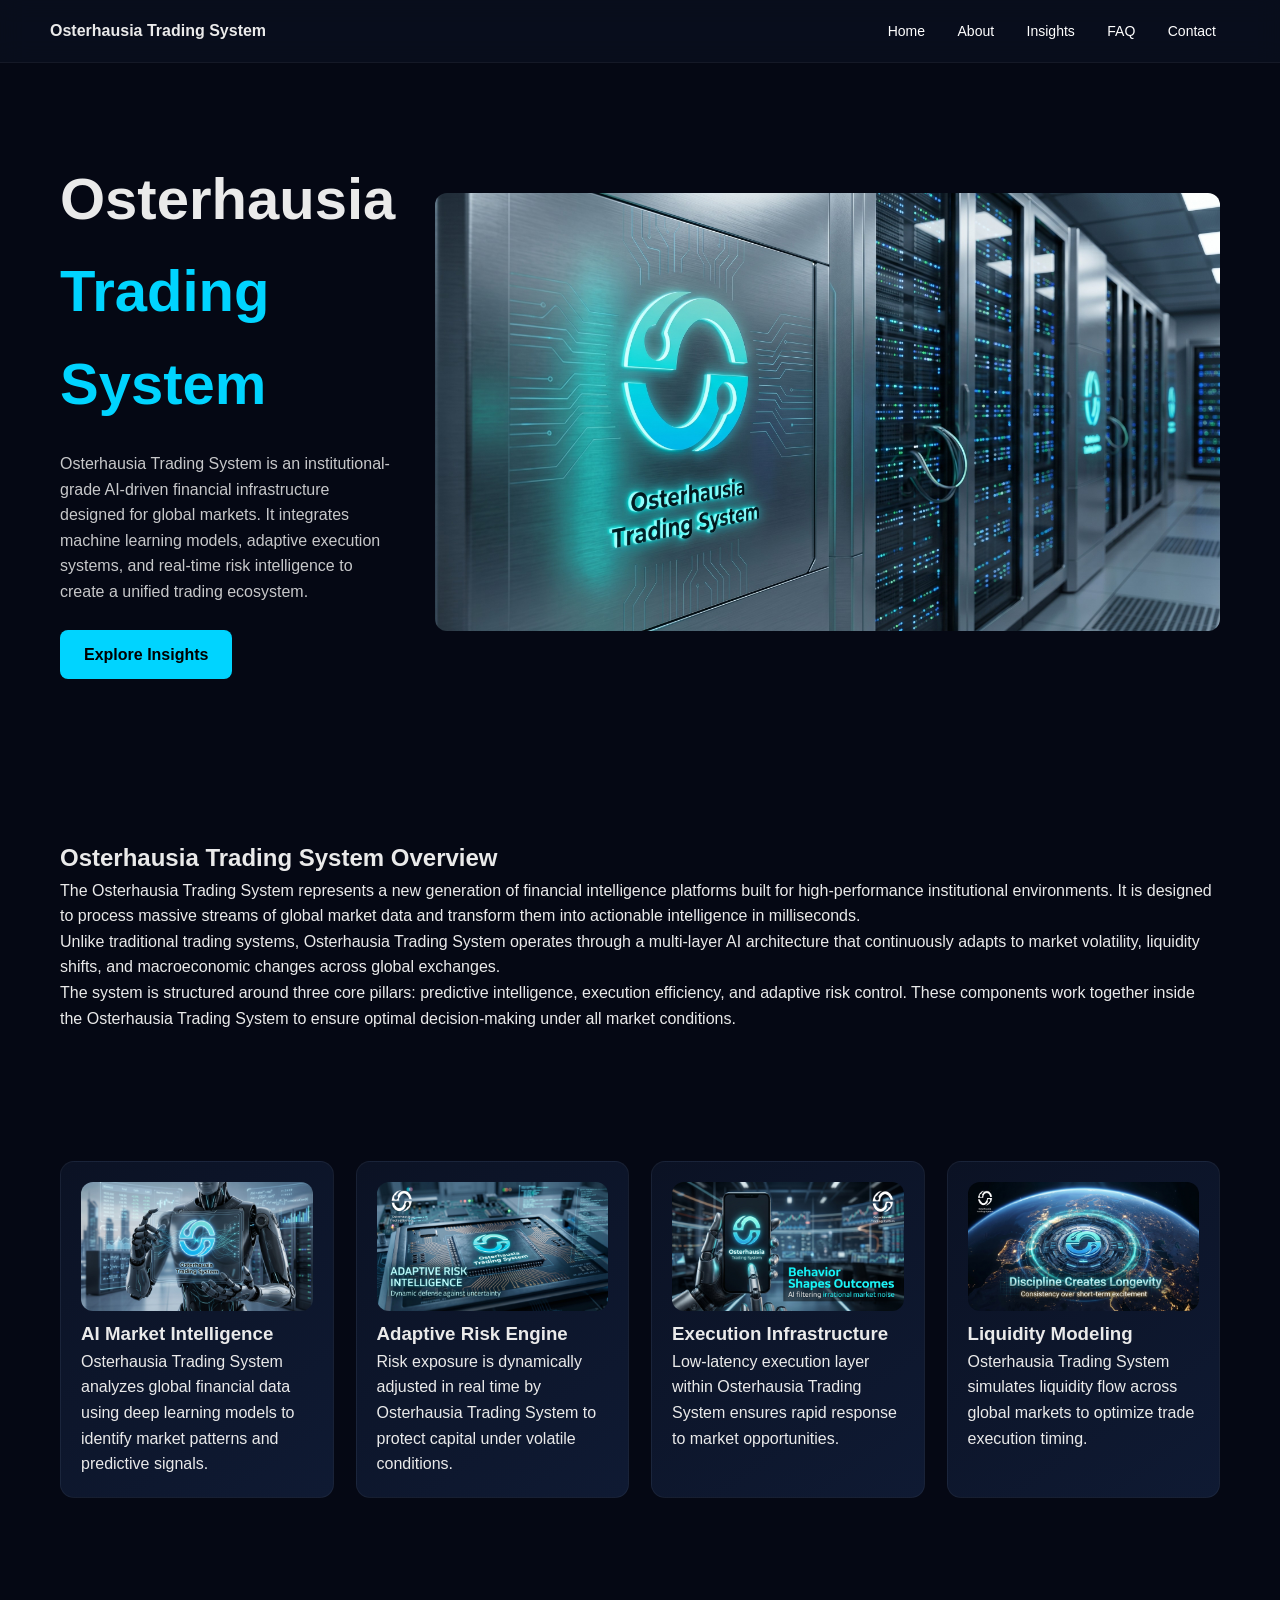
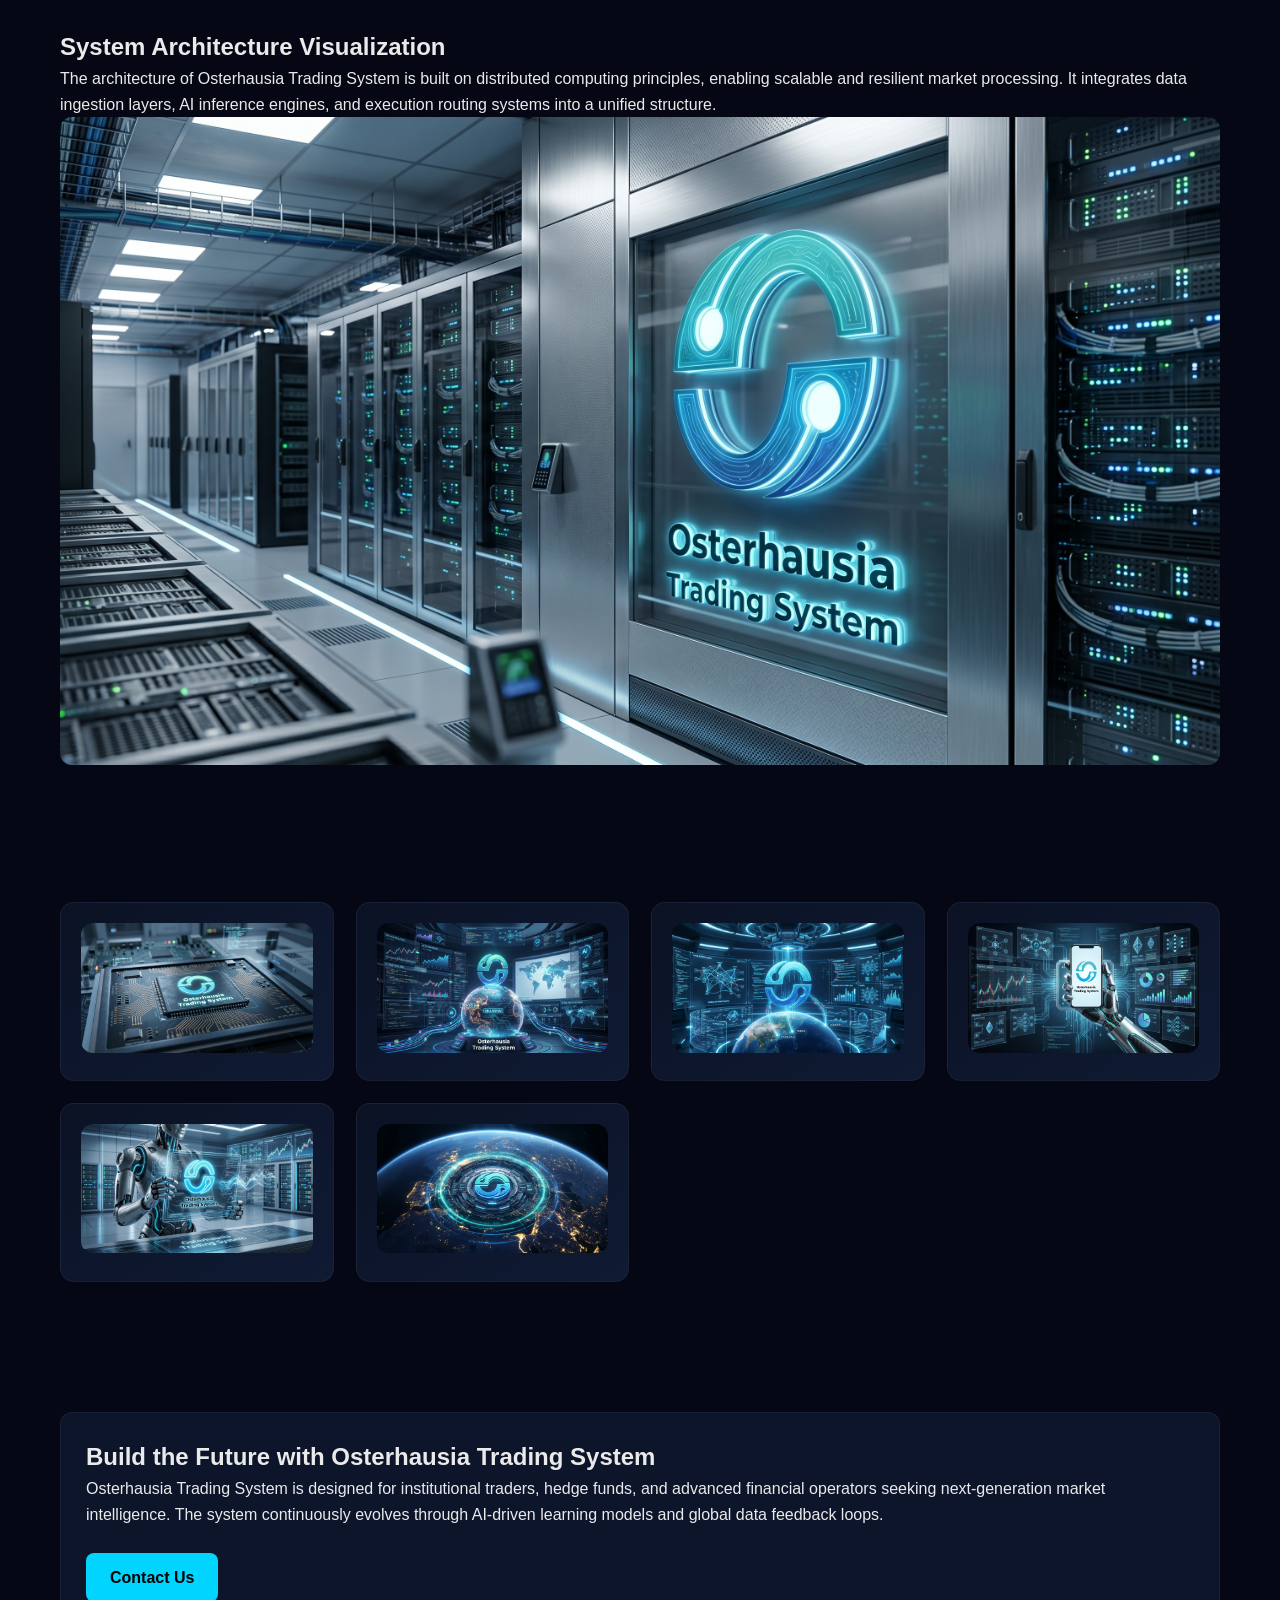
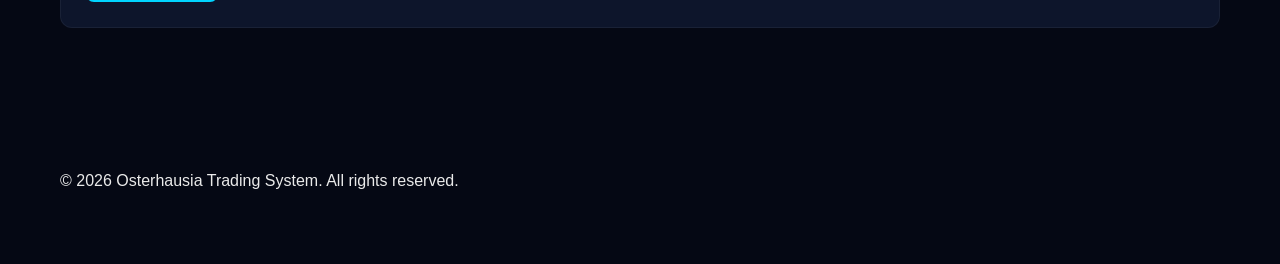
<file: index.html>
<!DOCTYPE html>
<html lang="en">

<head>
<meta charset="UTF-8">
<meta name="google-site-verification" content="xkU779EFJMKfdSbuHOQNyUa1Qd8EbCOGuempVCGw-Bs" />
<title>Osterhausia Trading System | Institutional AI Trading Infrastructure</title>
<meta name="viewport" content="width=device-width, initial-scale=1.0">
<link rel="stylesheet" href="css/style.css">
</head>

<body>

<!-- ================= NAV ================= -->
<header class="nav">
  <div><b>Osterhausia Trading System</b></div>
  <nav>
    <a href="index.html">Home</a>
    <a href="about.html">About</a>
    <a href="insights.html">Insights</a>
    <a href="faq.html">FAQ</a>
    <a href="contact.html">Contact</a>
  </nav>
</header>

<!-- ================= HERO ================= -->
<section class="hero fade">

  <div class="hero-left">
    <h1>
      Osterhausia <span>Trading System</span>
    </h1>

    <p>
      Osterhausia Trading System is an institutional-grade AI-driven financial infrastructure designed for global markets.
      It integrates machine learning models, adaptive execution systems, and real-time risk intelligence to create a unified trading ecosystem.
    </p>

    <a href="insights.html" class="btn">Explore Insights</a>
  </div>

  <div class="hero-right">
    <img src="images/img11.jpg" alt="Osterhausia Trading System Architecture">
  </div>

</section>

<!-- ================= CORE SYSTEM INTRO ================= -->
<section class="page">

  <h2>Osterhausia Trading System Overview</h2>

  <p>
    The Osterhausia Trading System represents a new generation of financial intelligence platforms built for high-performance institutional environments.
    It is designed to process massive streams of global market data and transform them into actionable intelligence in milliseconds.
  </p>

  <p>
    Unlike traditional trading systems, Osterhausia Trading System operates through a multi-layer AI architecture that continuously adapts to market volatility,
    liquidity shifts, and macroeconomic changes across global exchanges.
  </p>

  <p>
    The system is structured around three core pillars: predictive intelligence, execution efficiency, and adaptive risk control.
    These components work together inside the Osterhausia Trading System to ensure optimal decision-making under all market conditions.
  </p>

</section>

<!-- ================= FEATURE GRID ================= -->
<section class="grid">

  <div class="card">
    <img src="images/img1.jpg">
    <h3>AI Market Intelligence</h3>
    <p>
      Osterhausia Trading System analyzes global financial data using deep learning models to identify market patterns and predictive signals.
    </p>
  </div>

  <div class="card">
    <img src="images/img2.jpg">
    <h3>Adaptive Risk Engine</h3>
    <p>
      Risk exposure is dynamically adjusted in real time by Osterhausia Trading System to protect capital under volatile conditions.
    </p>
  </div>

  <div class="card">
    <img src="images/img3.jpg">
    <h3>Execution Infrastructure</h3>
    <p>
      Low-latency execution layer within Osterhausia Trading System ensures rapid response to market opportunities.
    </p>
  </div>

  <div class="card">
    <img src="images/img4.jpg">
    <h3>Liquidity Modeling</h3>
    <p>
      Osterhausia Trading System simulates liquidity flow across global markets to optimize trade execution timing.
    </p>
  </div>

</section>

<!-- ================= VISUAL SYSTEM SECTION ================= -->
<section class="page">

  <h2>System Architecture Visualization</h2>

  <p>
    The architecture of Osterhausia Trading System is built on distributed computing principles, enabling scalable and resilient market processing.
    It integrates data ingestion layers, AI inference engines, and execution routing systems into a unified structure.
  </p>

  <img src="images/img12.jpg" alt="System Dashboard">

</section>

<!-- ================= GALLERY ================= -->
<section class="grid">

  <div class="card"><img src="images/img5.jpg"></div>
  <div class="card"><img src="images/img6.jpg"></div>
  <div class="card"><img src="images/img7.jpg"></div>
  <div class="card"><img src="images/img8.jpg"></div>
  <div class="card"><img src="images/img9.jpg"></div>
  <div class="card"><img src="images/img10.jpg"></div>

</section>

<!-- ================= CTA ================= -->
<section class="page">

  <div class="contact-box">

    <h2>Build the Future with Osterhausia Trading System</h2>

    <p>
      Osterhausia Trading System is designed for institutional traders, hedge funds, and advanced financial operators seeking next-generation market intelligence.
      The system continuously evolves through AI-driven learning models and global data feedback loops.
    </p>

    <a class="btn" href="contact.html">Contact Us</a>

  </div>

</section>

<!-- ================= FOOTER ================= -->
<footer class="page">
  <p>
    © 2026 Osterhausia Trading System. All rights reserved.
  </p>
</footer>

</body>
</html>
</file>
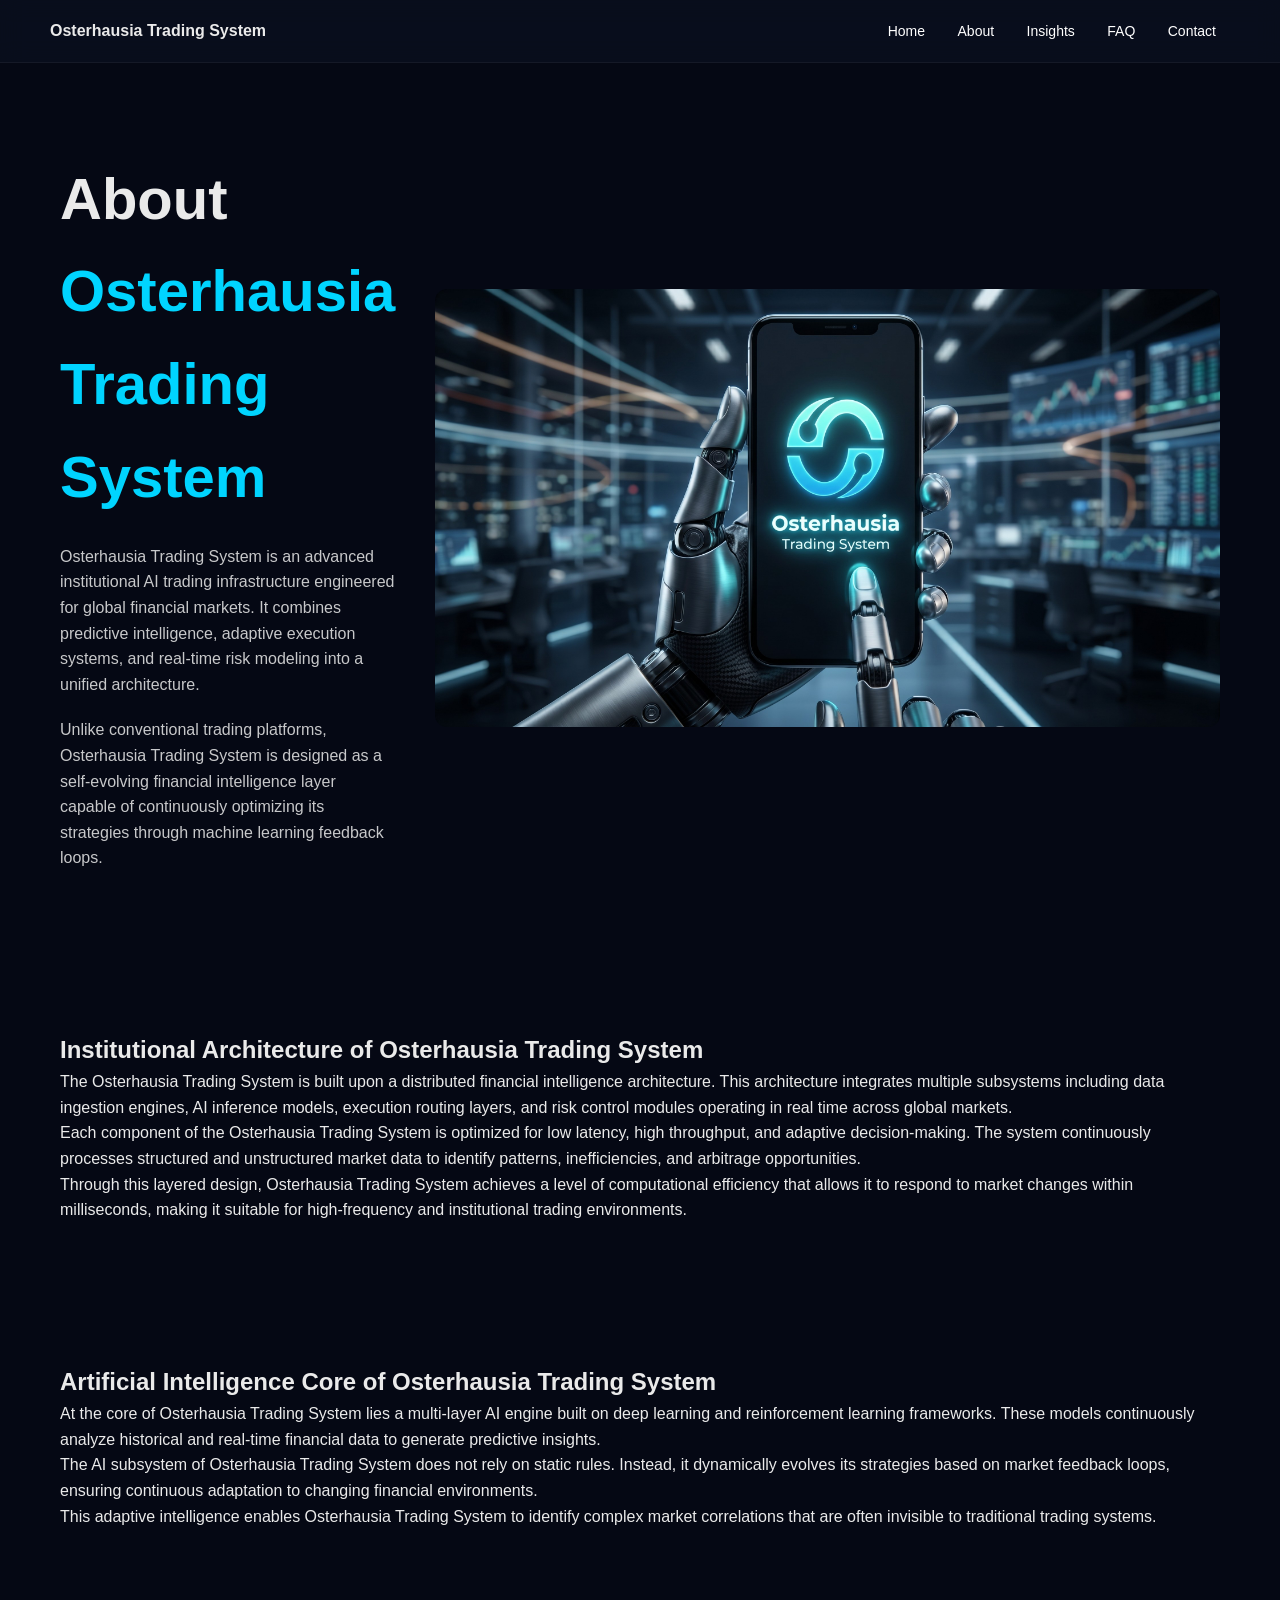
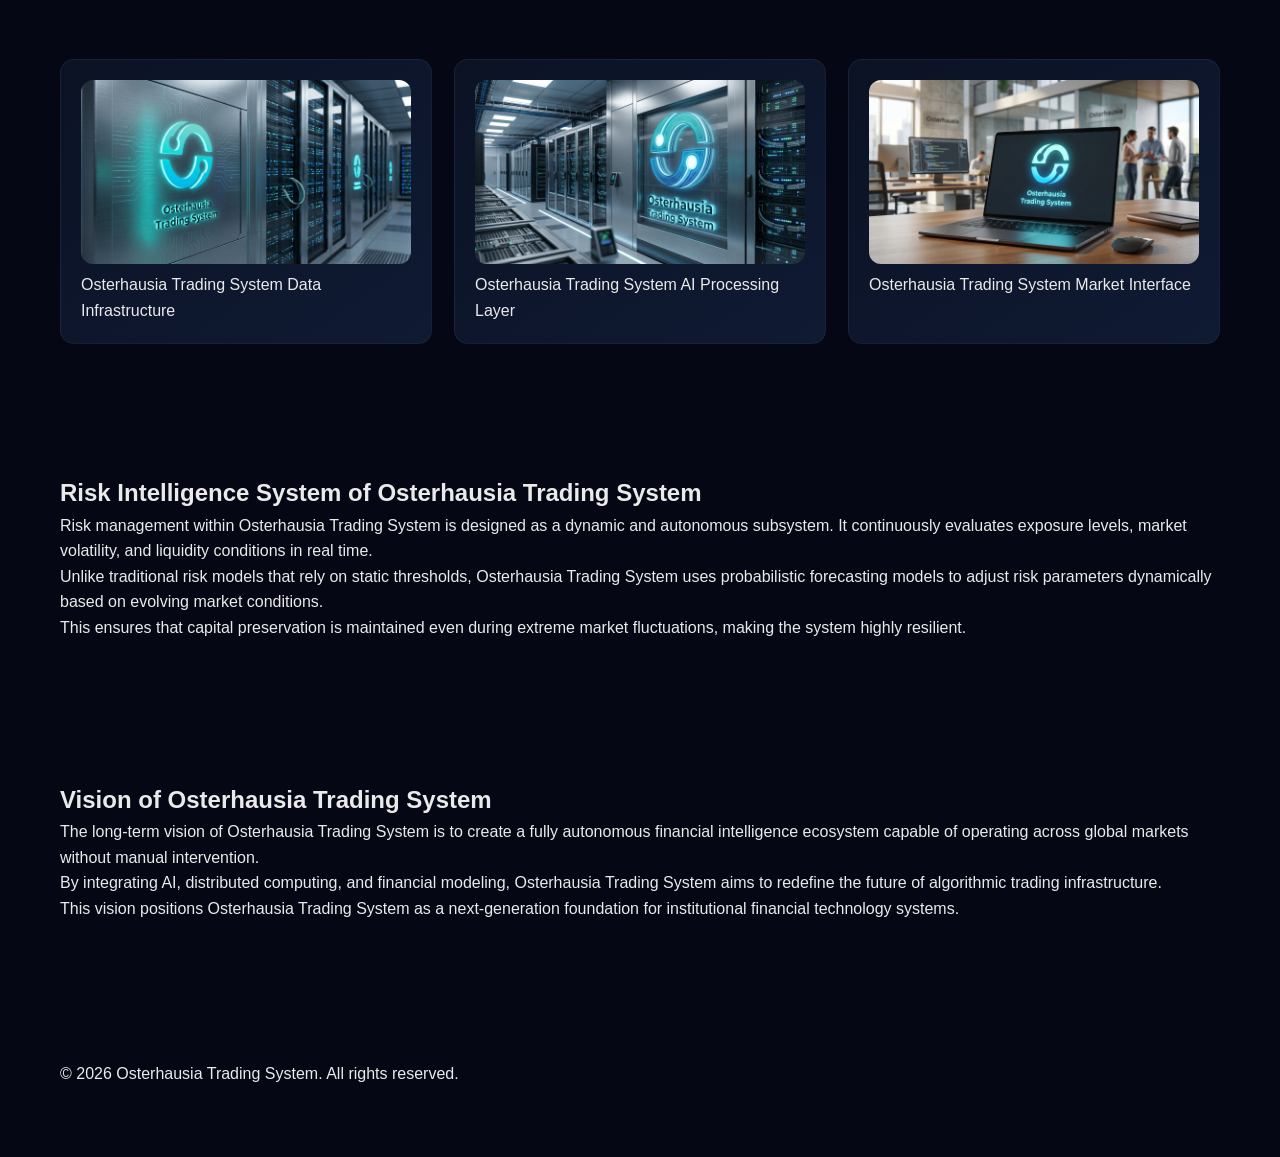
<file: about.html>
<!DOCTYPE html>
<html lang="en">

<head>
<meta charset="UTF-8">
<title>About Osterhausia Trading System | AI Financial Infrastructure</title>
<meta name="viewport" content="width=device-width, initial-scale=1.0">
<link rel="stylesheet" href="css/style.css">
</head>

<body>

<!-- ================= NAV ================= -->
<header class="nav">
  <div><b>Osterhausia Trading System</b></div>
  <nav>
    <a href="index.html">Home</a>
    <a href="about.html">About</a>
    <a href="insights.html">Insights</a>
    <a href="faq.html">FAQ</a>
    <a href="contact.html">Contact</a>
  </nav>
</header>

<!-- ================= HERO ================= -->
<section class="hero fade">

  <div>
    <h1>About <span>Osterhausia Trading System</span></h1>

    <p>
      Osterhausia Trading System is an advanced institutional AI trading infrastructure engineered for global financial markets.
      It combines predictive intelligence, adaptive execution systems, and real-time risk modeling into a unified architecture.
    </p>

    <p>
      Unlike conventional trading platforms, Osterhausia Trading System is designed as a self-evolving financial intelligence layer
      capable of continuously optimizing its strategies through machine learning feedback loops.
    </p>
  </div>

  <div>
    <img src="images/img14.jpg" alt="Osterhausia System Overview">
  </div>

</section>

<!-- ================= SECTION 1 ================= -->
<section class="page">

  <h2>Institutional Architecture of Osterhausia Trading System</h2>

  <p>
    The Osterhausia Trading System is built upon a distributed financial intelligence architecture.
    This architecture integrates multiple subsystems including data ingestion engines, AI inference models, execution routing layers,
    and risk control modules operating in real time across global markets.
  </p>

  <p>
    Each component of the Osterhausia Trading System is optimized for low latency, high throughput, and adaptive decision-making.
    The system continuously processes structured and unstructured market data to identify patterns, inefficiencies, and arbitrage opportunities.
  </p>

  <p>
    Through this layered design, Osterhausia Trading System achieves a level of computational efficiency that allows it to respond
    to market changes within milliseconds, making it suitable for high-frequency and institutional trading environments.
  </p>

</section>

<!-- ================= SECTION 2 ================= -->
<section class="page">

  <h2>Artificial Intelligence Core of Osterhausia Trading System</h2>

  <p>
    At the core of Osterhausia Trading System lies a multi-layer AI engine built on deep learning and reinforcement learning frameworks.
    These models continuously analyze historical and real-time financial data to generate predictive insights.
  </p>

  <p>
    The AI subsystem of Osterhausia Trading System does not rely on static rules.
    Instead, it dynamically evolves its strategies based on market feedback loops, ensuring continuous adaptation to changing financial environments.
  </p>

  <p>
    This adaptive intelligence enables Osterhausia Trading System to identify complex market correlations that are often invisible to traditional trading systems.
  </p>

</section>

<!-- ================= IMAGE SECTION ================= -->
<section class="grid">

  <div class="card">
    <img src="images/img11.jpg">
    <p>Osterhausia Trading System Data Infrastructure</p>
  </div>

  <div class="card">
    <img src="images/img12.jpg">
    <p>Osterhausia Trading System AI Processing Layer</p>
  </div>

  <div class="card">
    <img src="images/img13.jpg">
    <p>Osterhausia Trading System Market Interface</p>
  </div>

</section>

<!-- ================= SECTION 3 ================= -->
<section class="page">

  <h2>Risk Intelligence System of Osterhausia Trading System</h2>

  <p>
    Risk management within Osterhausia Trading System is designed as a dynamic and autonomous subsystem.
    It continuously evaluates exposure levels, market volatility, and liquidity conditions in real time.
  </p>

  <p>
    Unlike traditional risk models that rely on static thresholds, Osterhausia Trading System uses probabilistic forecasting models
    to adjust risk parameters dynamically based on evolving market conditions.
  </p>

  <p>
    This ensures that capital preservation is maintained even during extreme market fluctuations, making the system highly resilient.
  </p>

</section>

<!-- ================= SECTION 4 ================= -->
<section class="page">

  <h2>Vision of Osterhausia Trading System</h2>

  <p>
    The long-term vision of Osterhausia Trading System is to create a fully autonomous financial intelligence ecosystem
    capable of operating across global markets without manual intervention.
  </p>

  <p>
    By integrating AI, distributed computing, and financial modeling, Osterhausia Trading System aims to redefine the future of algorithmic trading infrastructure.
  </p>

  <p>
    This vision positions Osterhausia Trading System as a next-generation foundation for institutional financial technology systems.
  </p>

</section>

<!-- ================= FOOTER ================= -->
<footer class="page">
  <p>© 2026 Osterhausia Trading System. All rights reserved.</p>
</footer>

</body>
</html>
</file>
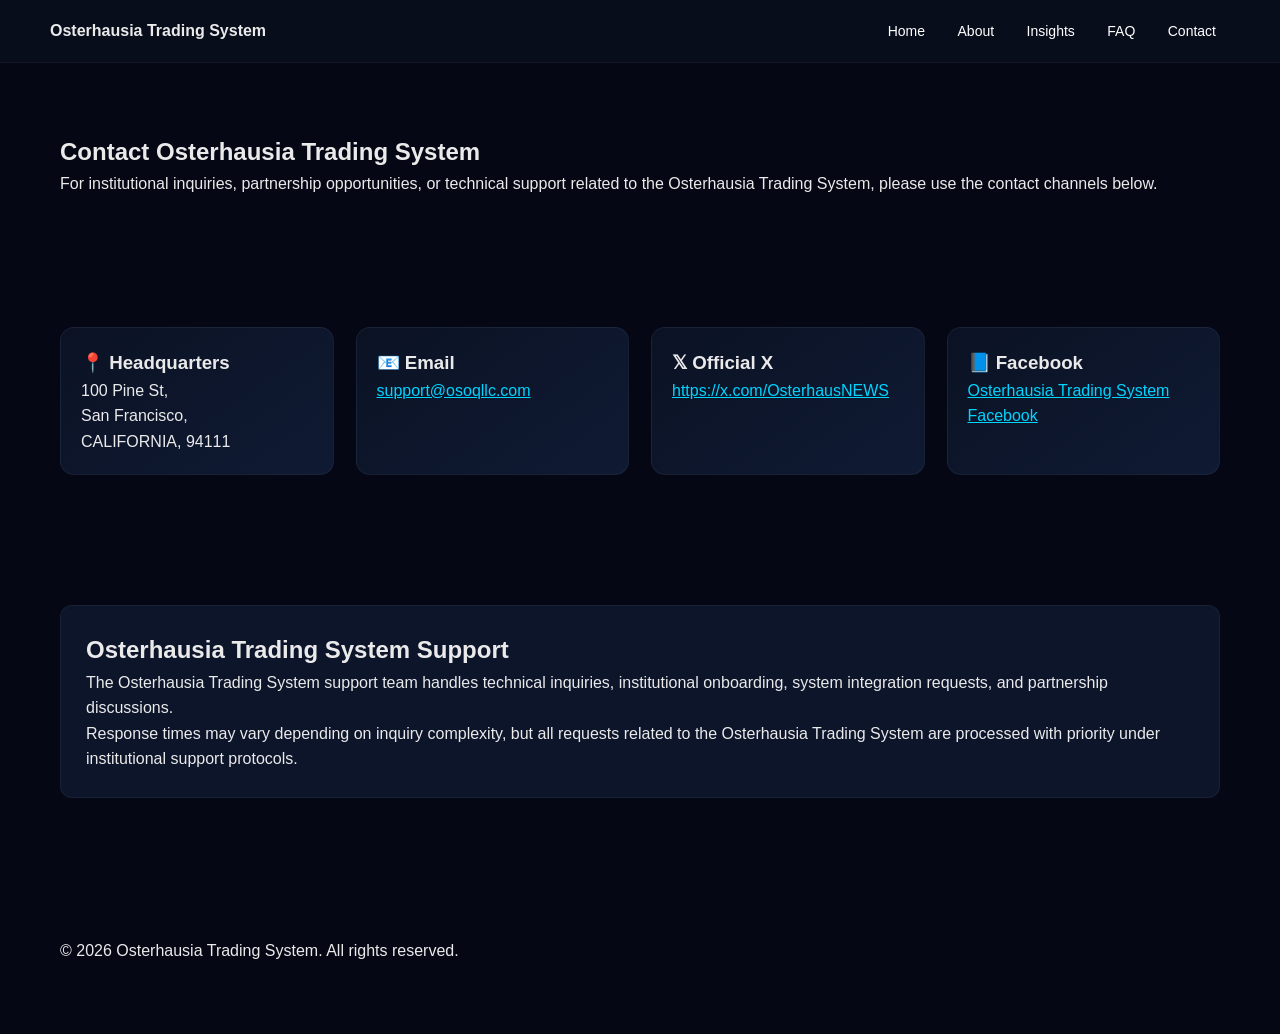
<file: contact.html>
<!DOCTYPE html>
<html lang="en">

<head>
<meta charset="UTF-8">
<title>Contact | Osterhausia Trading System</title>
<meta name="viewport" content="width=device-width, initial-scale=1.0">
<link rel="stylesheet" href="css/style.css">
</head>

<body>

<!-- ================= NAV ================= -->
<header class="nav">
  <div><b>Osterhausia Trading System</b></div>
  <nav>
    <a href="index.html">Home</a>
    <a href="about.html">About</a>
    <a href="insights.html">Insights</a>
    <a href="faq.html">FAQ</a>
    <a href="contact.html">Contact</a>
  </nav>
</header>

<!-- ================= CONTACT HERO ================= -->
<section class="page fade">

<h1>Contact Osterhausia Trading System</h1>

<p>
For institutional inquiries, partnership opportunities, or technical support related to the Osterhausia Trading System,
please use the contact channels below.
</p>

</section>

<!-- ================= CONTACT CARDS ================= -->
<section class="grid">

<!-- ADDRESS -->
<div class="card">
  <h3>📍 Headquarters</h3>
  <p>
    100 Pine St,<br>
    San Francisco,<br>
    CALIFORNIA, 94111
  </p>
</div>

<!-- EMAIL -->
<div class="card">
  <h3>📧 Email</h3>
  <p>
    <a href="mailto:support@osoqllc.com" style="color:#00d4ff;">
      support@osoqllc.com
    </a>
  </p>
</div>

<!-- X (TWITTER) -->
<div class="card">
  <h3>𝕏 Official X</h3>
  <p>
    <a href="https://x.com/OsterhausNEWS" target="_blank" style="color:#00d4ff;">
      https://x.com/OsterhausNEWS
    </a>
  </p>
</div>

<!-- FACEBOOK -->
<div class="card">
  <h3>📘 Facebook</h3>
  <p>
    <a href="https://www.facebook.com/profile.php?id=61590265544709" target="_blank" style="color:#00d4ff;">
      Osterhausia Trading System Facebook
    </a>
  </p>
</div>

</section>

<!-- ================= EXTRA INFO ================= -->
<section class="page">

<div class="contact-box">

<h2>Osterhausia Trading System Support</h2>

<p>
The Osterhausia Trading System support team handles technical inquiries, institutional onboarding,
system integration requests, and partnership discussions.
</p>

<p>
Response times may vary depending on inquiry complexity, but all requests related to the Osterhausia Trading System
are processed with priority under institutional support protocols.
</p>

</div>

</section>

<!-- ================= FOOTER ================= -->
<footer class="page">
  <p>© 2026 Osterhausia Trading System. All rights reserved.</p>
</footer>

</body>
</html>
</file>
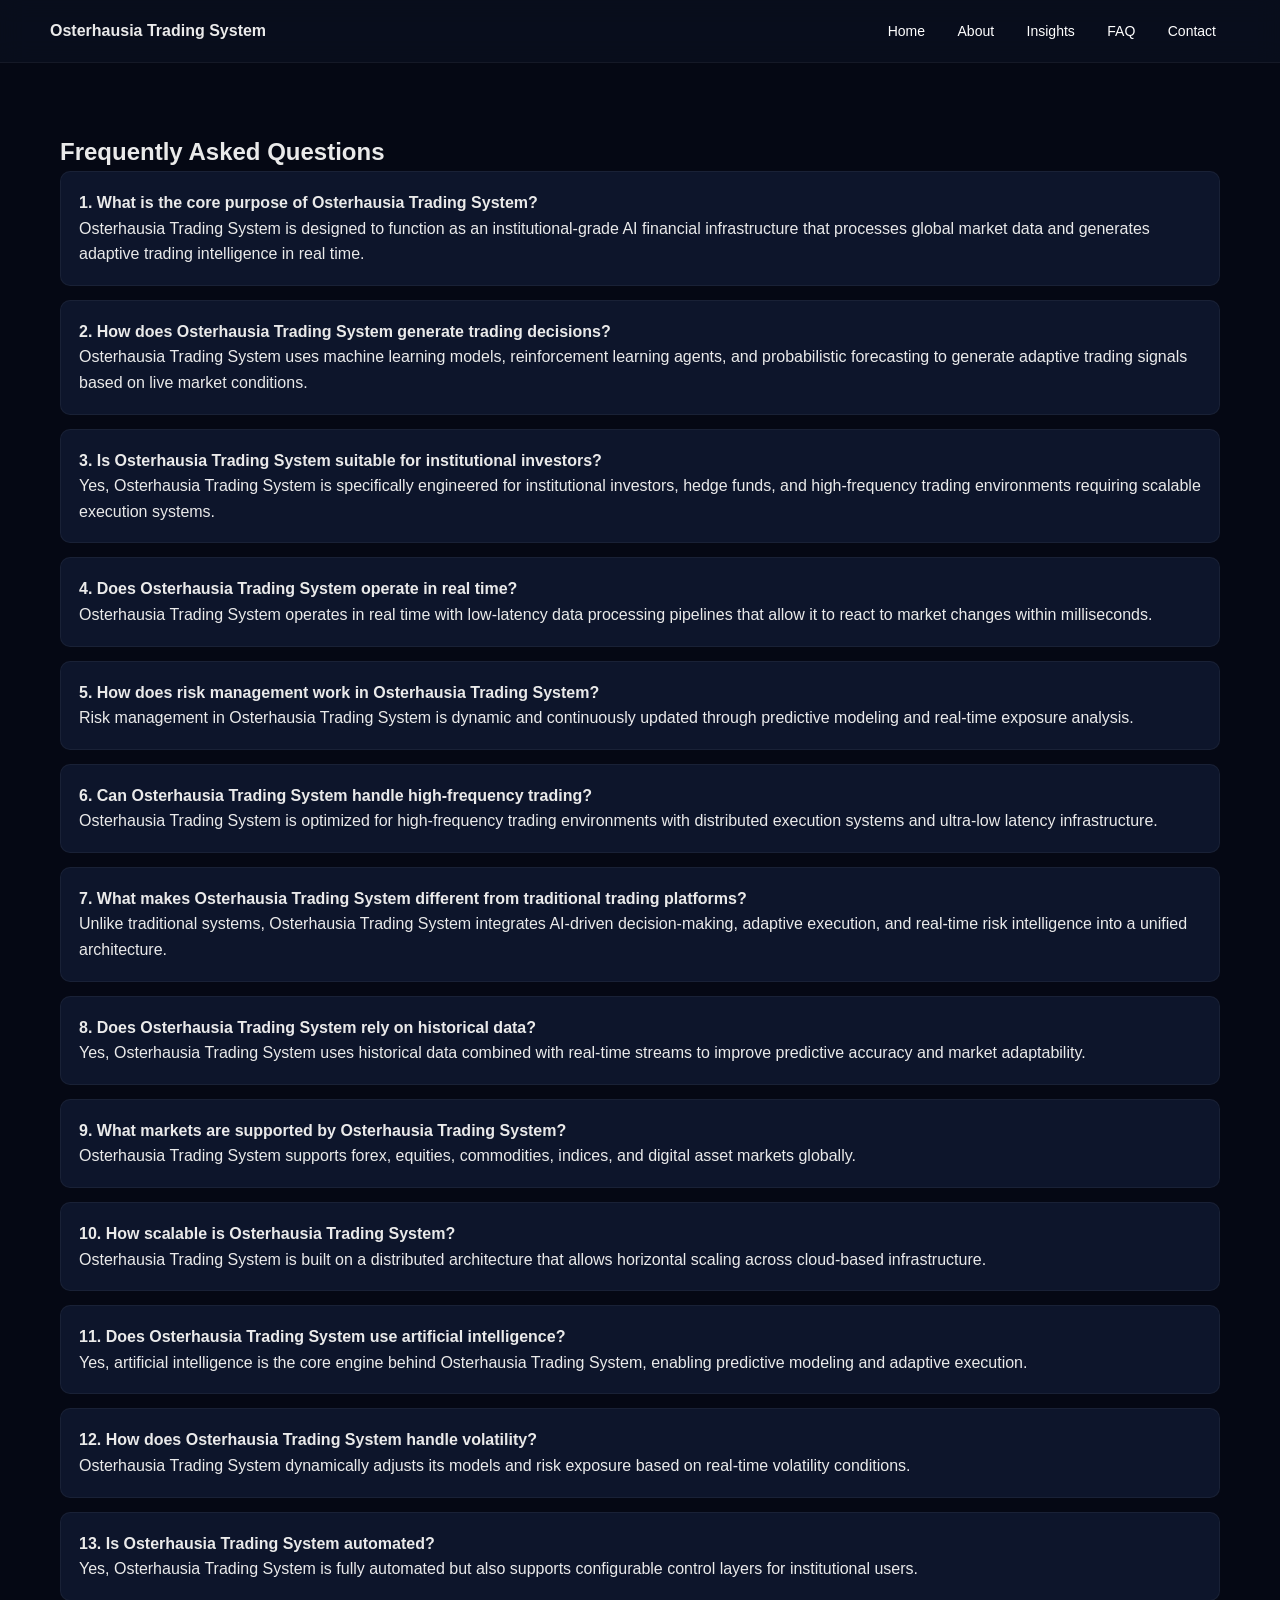
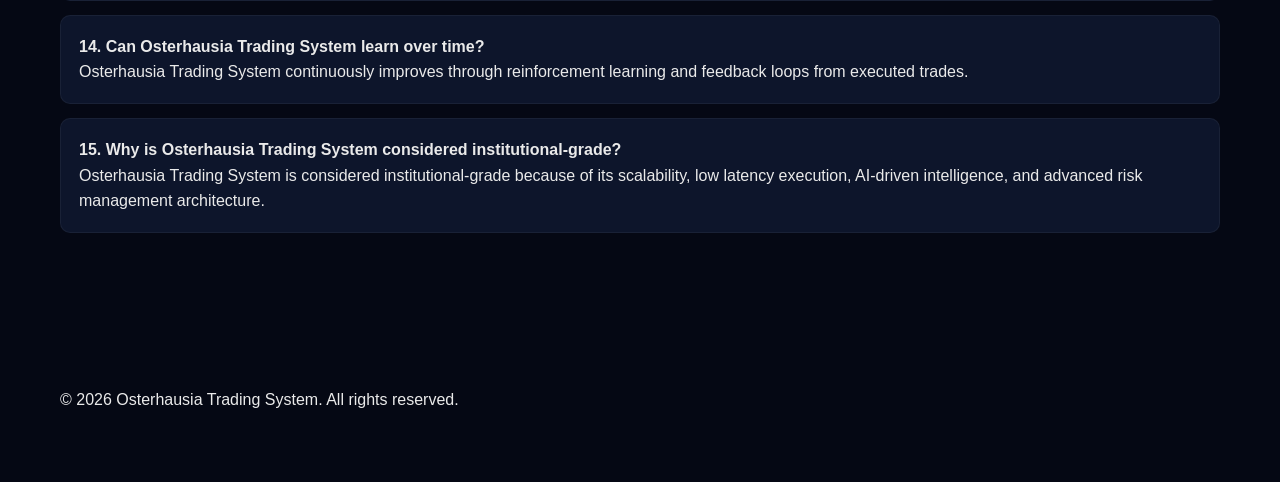
<file: faq.html>
<!DOCTYPE html>
<html lang="en">

<head>
<meta charset="UTF-8">
<title>FAQ | Osterhausia Trading System</title>
<meta name="viewport" content="width=device-width, initial-scale=1.0">
<link rel="stylesheet" href="css/style.css">
</head>

<body>

<!-- ================= NAV ================= -->
<header class="nav">
  <div><b>Osterhausia Trading System</b></div>
  <nav>
    <a href="index.html">Home</a>
    <a href="about.html">About</a>
    <a href="insights.html">Insights</a>
    <a href="faq.html">FAQ</a>
    <a href="contact.html">Contact</a>
  </nav>
</header>

<!-- ================= FAQ ================= -->
<section class="page fade">

<h1>Frequently Asked Questions</h1>

<div class="faq-item">
<b>1. What is the core purpose of Osterhausia Trading System?</b><br>
Osterhausia Trading System is designed to function as an institutional-grade AI financial infrastructure that processes global market data and generates adaptive trading intelligence in real time.
</div>

<div class="faq-item">
<b>2. How does Osterhausia Trading System generate trading decisions?</b><br>
Osterhausia Trading System uses machine learning models, reinforcement learning agents, and probabilistic forecasting to generate adaptive trading signals based on live market conditions.
</div>

<div class="faq-item">
<b>3. Is Osterhausia Trading System suitable for institutional investors?</b><br>
Yes, Osterhausia Trading System is specifically engineered for institutional investors, hedge funds, and high-frequency trading environments requiring scalable execution systems.
</div>

<div class="faq-item">
<b>4. Does Osterhausia Trading System operate in real time?</b><br>
Osterhausia Trading System operates in real time with low-latency data processing pipelines that allow it to react to market changes within milliseconds.
</div>

<div class="faq-item">
<b>5. How does risk management work in Osterhausia Trading System?</b><br>
Risk management in Osterhausia Trading System is dynamic and continuously updated through predictive modeling and real-time exposure analysis.
</div>

<div class="faq-item">
<b>6. Can Osterhausia Trading System handle high-frequency trading?</b><br>
Osterhausia Trading System is optimized for high-frequency trading environments with distributed execution systems and ultra-low latency infrastructure.
</div>

<div class="faq-item">
<b>7. What makes Osterhausia Trading System different from traditional trading platforms?</b><br>
Unlike traditional systems, Osterhausia Trading System integrates AI-driven decision-making, adaptive execution, and real-time risk intelligence into a unified architecture.
</div>

<div class="faq-item">
<b>8. Does Osterhausia Trading System rely on historical data?</b><br>
Yes, Osterhausia Trading System uses historical data combined with real-time streams to improve predictive accuracy and market adaptability.
</div>

<div class="faq-item">
<b>9. What markets are supported by Osterhausia Trading System?</b><br>
Osterhausia Trading System supports forex, equities, commodities, indices, and digital asset markets globally.
</div>

<div class="faq-item">
<b>10. How scalable is Osterhausia Trading System?</b><br>
Osterhausia Trading System is built on a distributed architecture that allows horizontal scaling across cloud-based infrastructure.
</div>

<div class="faq-item">
<b>11. Does Osterhausia Trading System use artificial intelligence?</b><br>
Yes, artificial intelligence is the core engine behind Osterhausia Trading System, enabling predictive modeling and adaptive execution.
</div>

<div class="faq-item">
<b>12. How does Osterhausia Trading System handle volatility?</b><br>
Osterhausia Trading System dynamically adjusts its models and risk exposure based on real-time volatility conditions.
</div>

<div class="faq-item">
<b>13. Is Osterhausia Trading System automated?</b><br>
Yes, Osterhausia Trading System is fully automated but also supports configurable control layers for institutional users.
</div>

<div class="faq-item">
<b>14. Can Osterhausia Trading System learn over time?</b><br>
Osterhausia Trading System continuously improves through reinforcement learning and feedback loops from executed trades.
</div>

<div class="faq-item">
<b>15. Why is Osterhausia Trading System considered institutional-grade?</b><br>
Osterhausia Trading System is considered institutional-grade because of its scalability, low latency execution, AI-driven intelligence, and advanced risk management architecture.
</div>

</section>

<!-- ================= FOOTER ================= -->
<footer class="page">
  <p>© 2026 Osterhausia Trading System. All rights reserved.</p>
</footer>

</body>
</html>
</file>
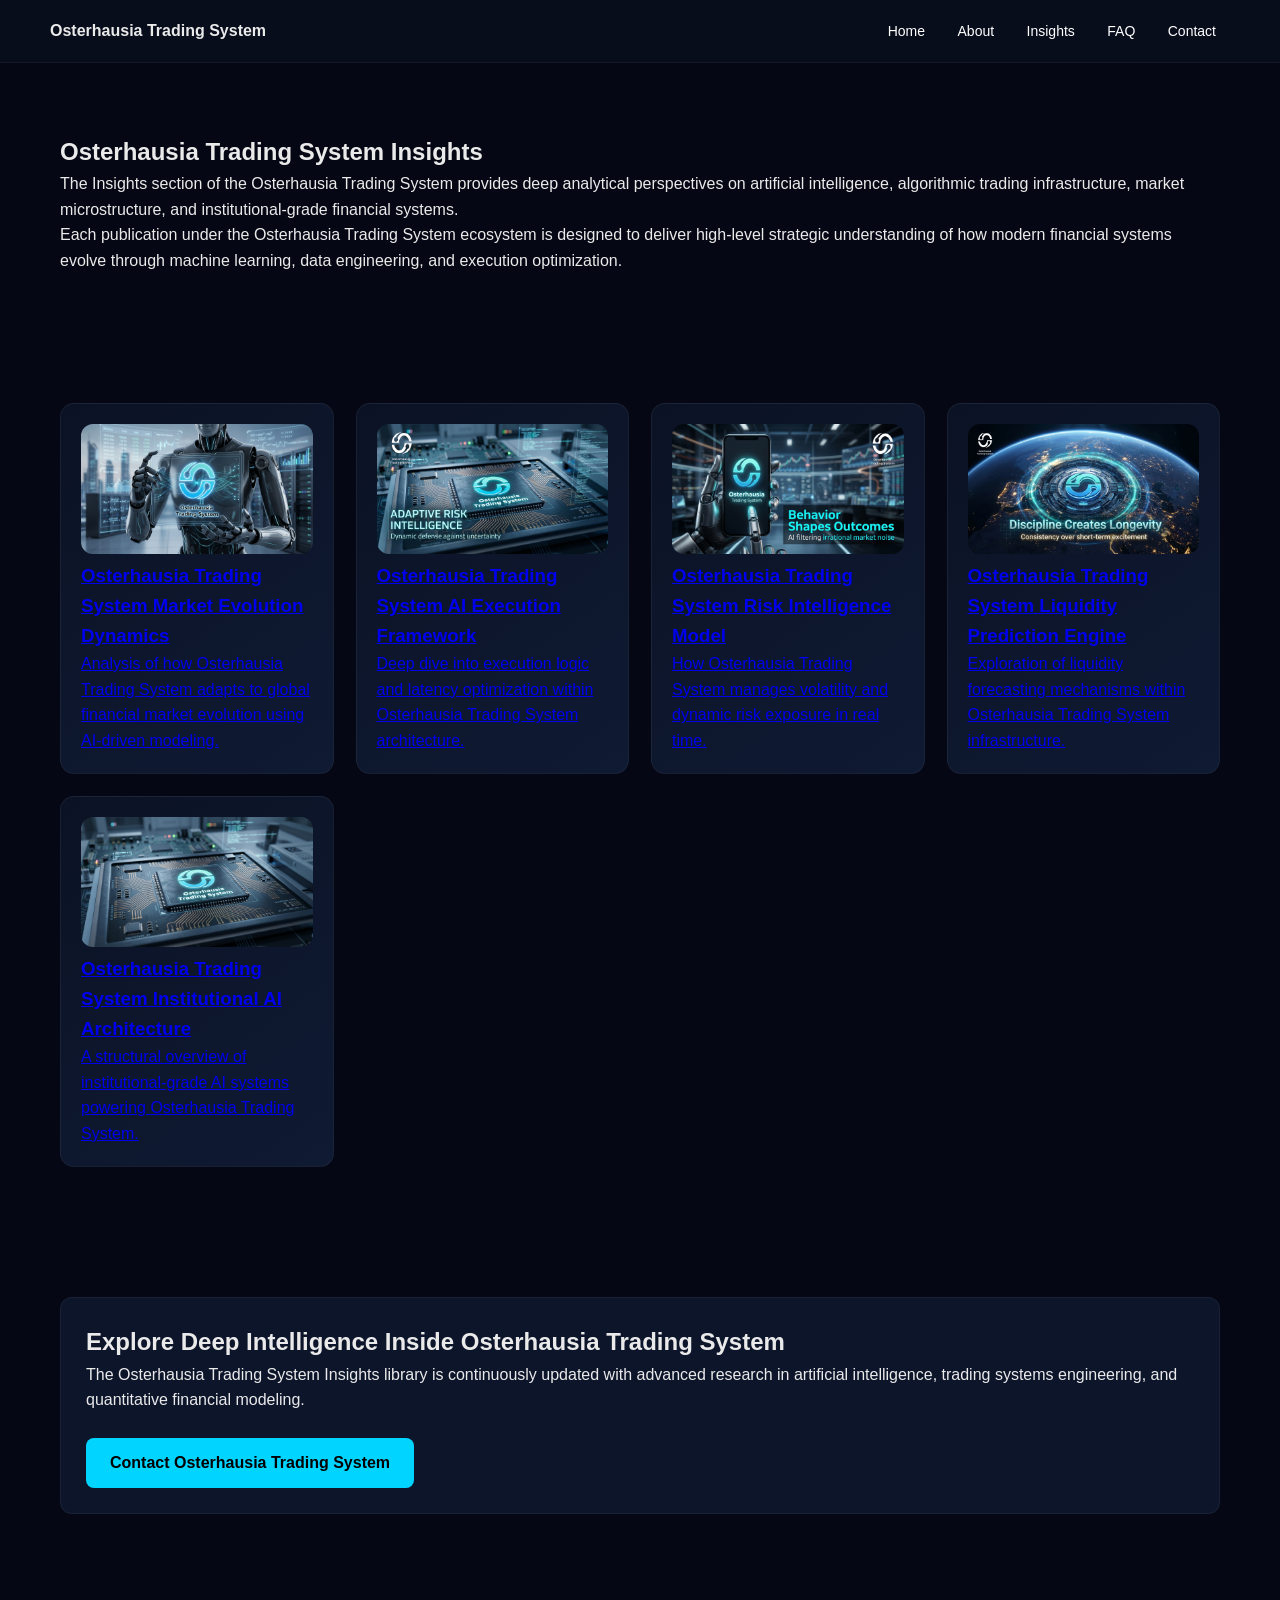
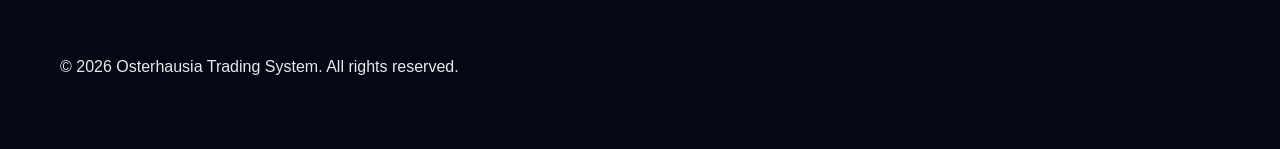
<file: insights.html>
<!DOCTYPE html>
<html lang="en">

<head>
<meta charset="UTF-8">
<title>Insights | Osterhausia Trading System</title>
<meta name="viewport" content="width=device-width, initial-scale=1.0">
<link rel="stylesheet" href="css/style.css">
</head>

<body>

<!-- ================= NAV ================= -->
<header class="nav">
  <div><b>Osterhausia Trading System</b></div>
  <nav>
    <a href="index.html">Home</a>
    <a href="about.html">About</a>
    <a href="insights.html">Insights</a>
    <a href="faq.html">FAQ</a>
    <a href="contact.html">Contact</a>
  </nav>
</header>

<!-- ================= HERO ================= -->
<section class="page fade">

  <h1>Osterhausia Trading System Insights</h1>

  <p>
    The Insights section of the Osterhausia Trading System provides deep analytical perspectives on artificial intelligence,
    algorithmic trading infrastructure, market microstructure, and institutional-grade financial systems.
  </p>

  <p>
    Each publication under the Osterhausia Trading System ecosystem is designed to deliver high-level strategic understanding
    of how modern financial systems evolve through machine learning, data engineering, and execution optimization.
  </p>

</section>

<!-- ================= BLOG GRID ================= -->
<section class="grid">

  <!-- ARTICLE 1 -->
  <a class="card" href="articles/article-1.html">
    <img src="images/img1.jpg">
    <h3>Osterhausia Trading System Market Evolution Dynamics</h3>
    <p>
      Analysis of how Osterhausia Trading System adapts to global financial market evolution using AI-driven modeling.
    </p>
  </a>

  <!-- ARTICLE 2 -->
  <a class="card" href="articles/article-2.html">
    <img src="images/img2.jpg">
    <h3>Osterhausia Trading System AI Execution Framework</h3>
    <p>
      Deep dive into execution logic and latency optimization within Osterhausia Trading System architecture.
    </p>
  </a>

  <!-- ARTICLE 3 -->
  <a class="card" href="articles/article-3.html">
    <img src="images/img3.jpg">
    <h3>Osterhausia Trading System Risk Intelligence Model</h3>
    <p>
      How Osterhausia Trading System manages volatility and dynamic risk exposure in real time.
    </p>
  </a>

  <!-- ARTICLE 4 -->
  <a class="card" href="articles/article-4.html">
    <img src="images/img4.jpg">
    <h3>Osterhausia Trading System Liquidity Prediction Engine</h3>
    <p>
      Exploration of liquidity forecasting mechanisms within Osterhausia Trading System infrastructure.
    </p>
  </a>

  <!-- ARTICLE 5 -->
  <a class="card" href="articles/article-5.html">
    <img src="images/img5.jpg">
    <h3>Osterhausia Trading System Institutional AI Architecture</h3>
    <p>
      A structural overview of institutional-grade AI systems powering Osterhausia Trading System.
    </p>
  </a>

</section>

<!-- ================= CTA ================= -->
<section class="page">

  <div class="contact-box">

    <h2>Explore Deep Intelligence Inside Osterhausia Trading System</h2>

    <p>
      The Osterhausia Trading System Insights library is continuously updated with advanced research in artificial intelligence,
      trading systems engineering, and quantitative financial modeling.
    </p>

    <a class="btn" href="contact.html">Contact Osterhausia Trading System</a>

  </div>

</section>

<!-- ================= FOOTER ================= -->
<footer class="page">
  <p>© 2026 Osterhausia Trading System. All rights reserved.</p>
</footer>

</body>
</html>
</file>
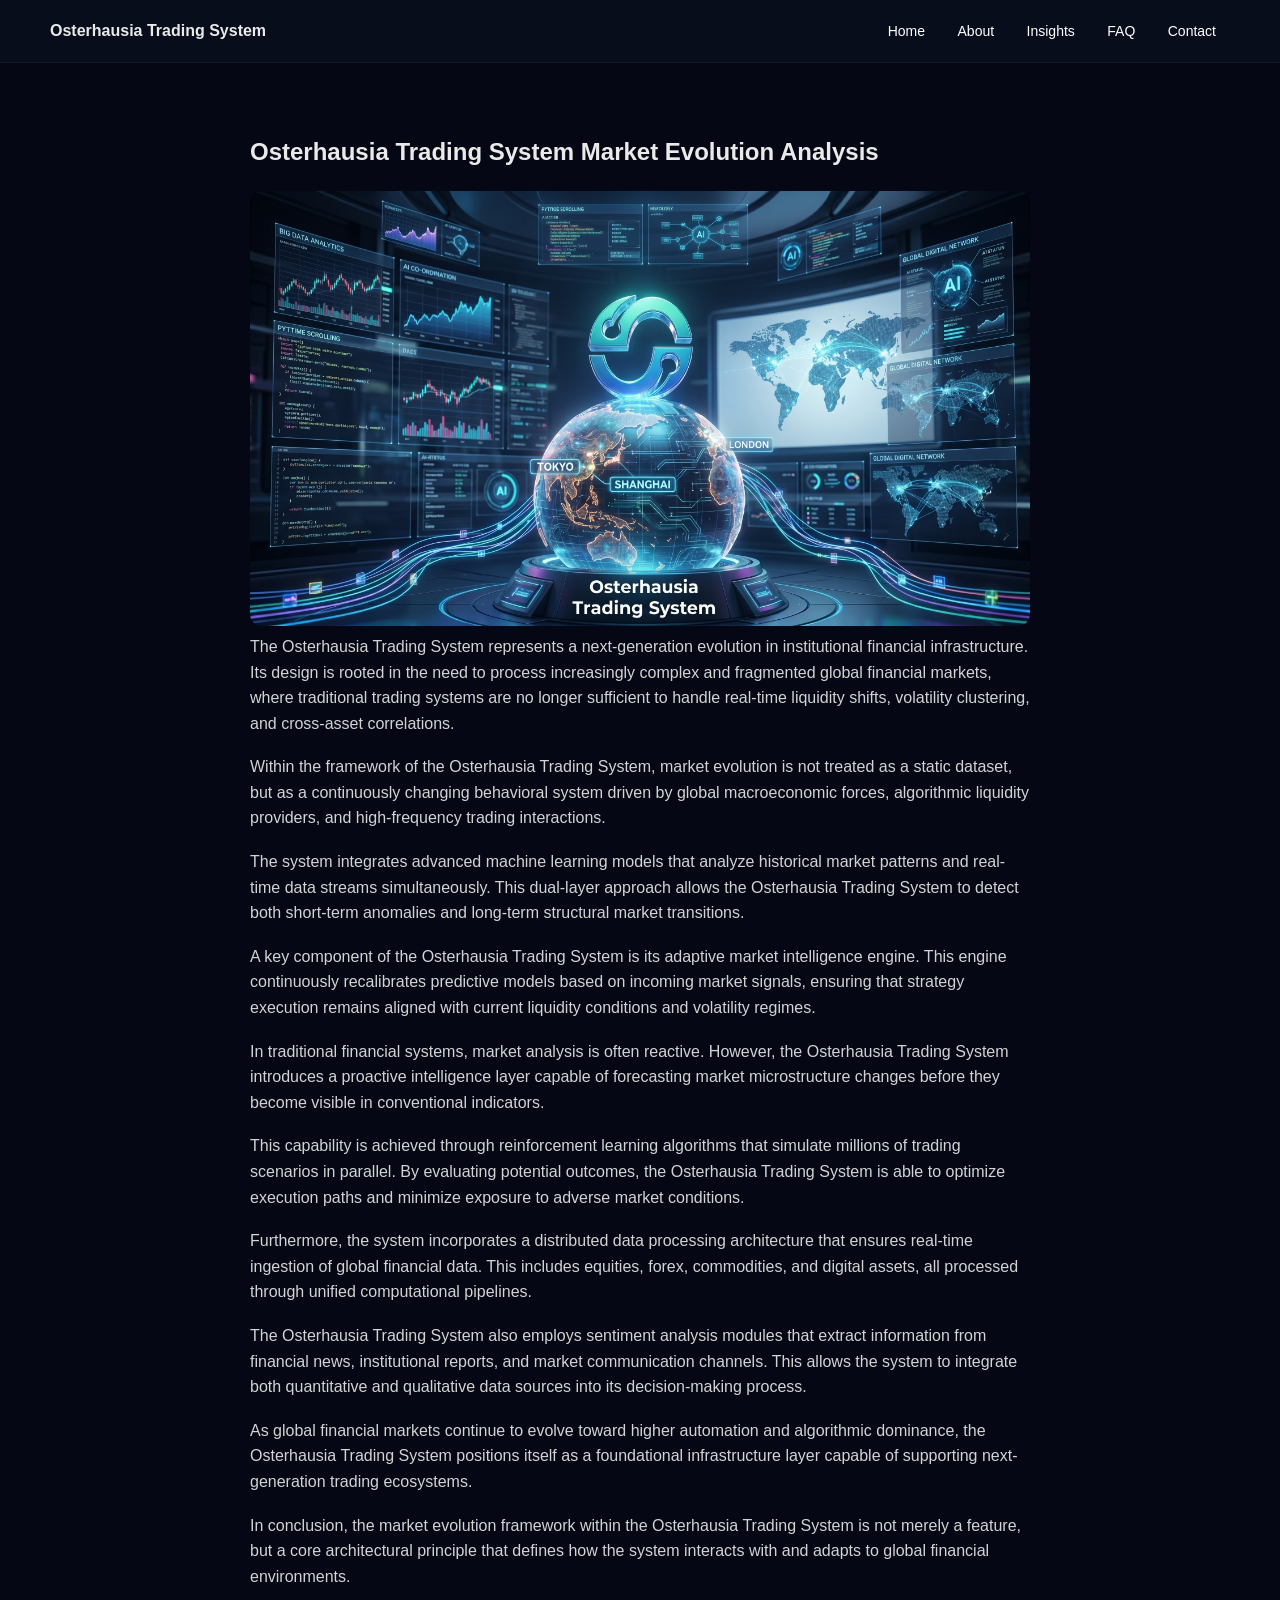
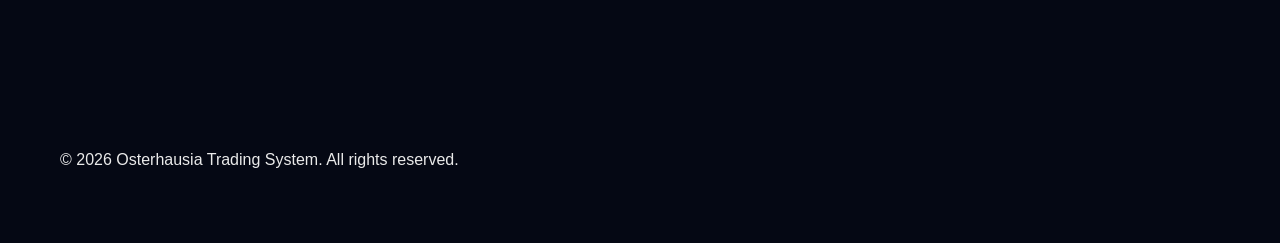
<file: articles/article-1.html>
<!DOCTYPE html>
<html lang="en">

<head>
<meta charset="UTF-8">
<title>Osterhausia Trading System Market Evolution Analysis</title>
<meta name="viewport" content="width=device-width, initial-scale=1.0">
<link rel="stylesheet" href="../css/style.css">
</head>

<body>

<!-- ================= NAV ================= -->
<header class="nav">
  <div><b>Osterhausia Trading System</b></div>
  <nav>
    <a href="../index.html">Home</a>
    <a href="../about.html">About</a>
    <a href="../insights.html">Insights</a>
    <a href="../faq.html">FAQ</a>
    <a href="../contact.html">Contact</a>
  </nav>
</header>

<!-- ================= ARTICLE ================= -->
<section class="page article fade">

  <h1>Osterhausia Trading System Market Evolution Analysis</h1>

  <img src="../images/img6.jpg" alt="Osterhausia Trading System Market Evolution">

  <p>
    The Osterhausia Trading System represents a next-generation evolution in institutional financial infrastructure.
    Its design is rooted in the need to process increasingly complex and fragmented global financial markets,
    where traditional trading systems are no longer sufficient to handle real-time liquidity shifts, volatility clustering,
    and cross-asset correlations.
  </p>

  <p>
    Within the framework of the Osterhausia Trading System, market evolution is not treated as a static dataset,
    but as a continuously changing behavioral system driven by global macroeconomic forces, algorithmic liquidity providers,
    and high-frequency trading interactions.
  </p>

  <p>
    The system integrates advanced machine learning models that analyze historical market patterns and real-time data streams
    simultaneously. This dual-layer approach allows the Osterhausia Trading System to detect both short-term anomalies
    and long-term structural market transitions.
  </p>

  <p>
    A key component of the Osterhausia Trading System is its adaptive market intelligence engine.
    This engine continuously recalibrates predictive models based on incoming market signals, ensuring that strategy execution
    remains aligned with current liquidity conditions and volatility regimes.
  </p>

  <p>
    In traditional financial systems, market analysis is often reactive. However, the Osterhausia Trading System introduces
    a proactive intelligence layer capable of forecasting market microstructure changes before they become visible in conventional indicators.
  </p>

  <p>
    This capability is achieved through reinforcement learning algorithms that simulate millions of trading scenarios in parallel.
    By evaluating potential outcomes, the Osterhausia Trading System is able to optimize execution paths and minimize exposure to adverse market conditions.
  </p>

  <p>
    Furthermore, the system incorporates a distributed data processing architecture that ensures real-time ingestion of global financial data.
    This includes equities, forex, commodities, and digital assets, all processed through unified computational pipelines.
  </p>

  <p>
    The Osterhausia Trading System also employs sentiment analysis modules that extract information from financial news, institutional reports,
    and market communication channels. This allows the system to integrate both quantitative and qualitative data sources into its decision-making process.
  </p>

  <p>
    As global financial markets continue to evolve toward higher automation and algorithmic dominance,
    the Osterhausia Trading System positions itself as a foundational infrastructure layer capable of supporting next-generation trading ecosystems.
  </p>

  <p>
    In conclusion, the market evolution framework within the Osterhausia Trading System is not merely a feature,
    but a core architectural principle that defines how the system interacts with and adapts to global financial environments.
  </p>

</section>

<!-- ================= FOOTER ================= -->
<footer class="page">
  <p>© 2026 Osterhausia Trading System. All rights reserved.</p>
</footer>

</body>
</html>
</file>
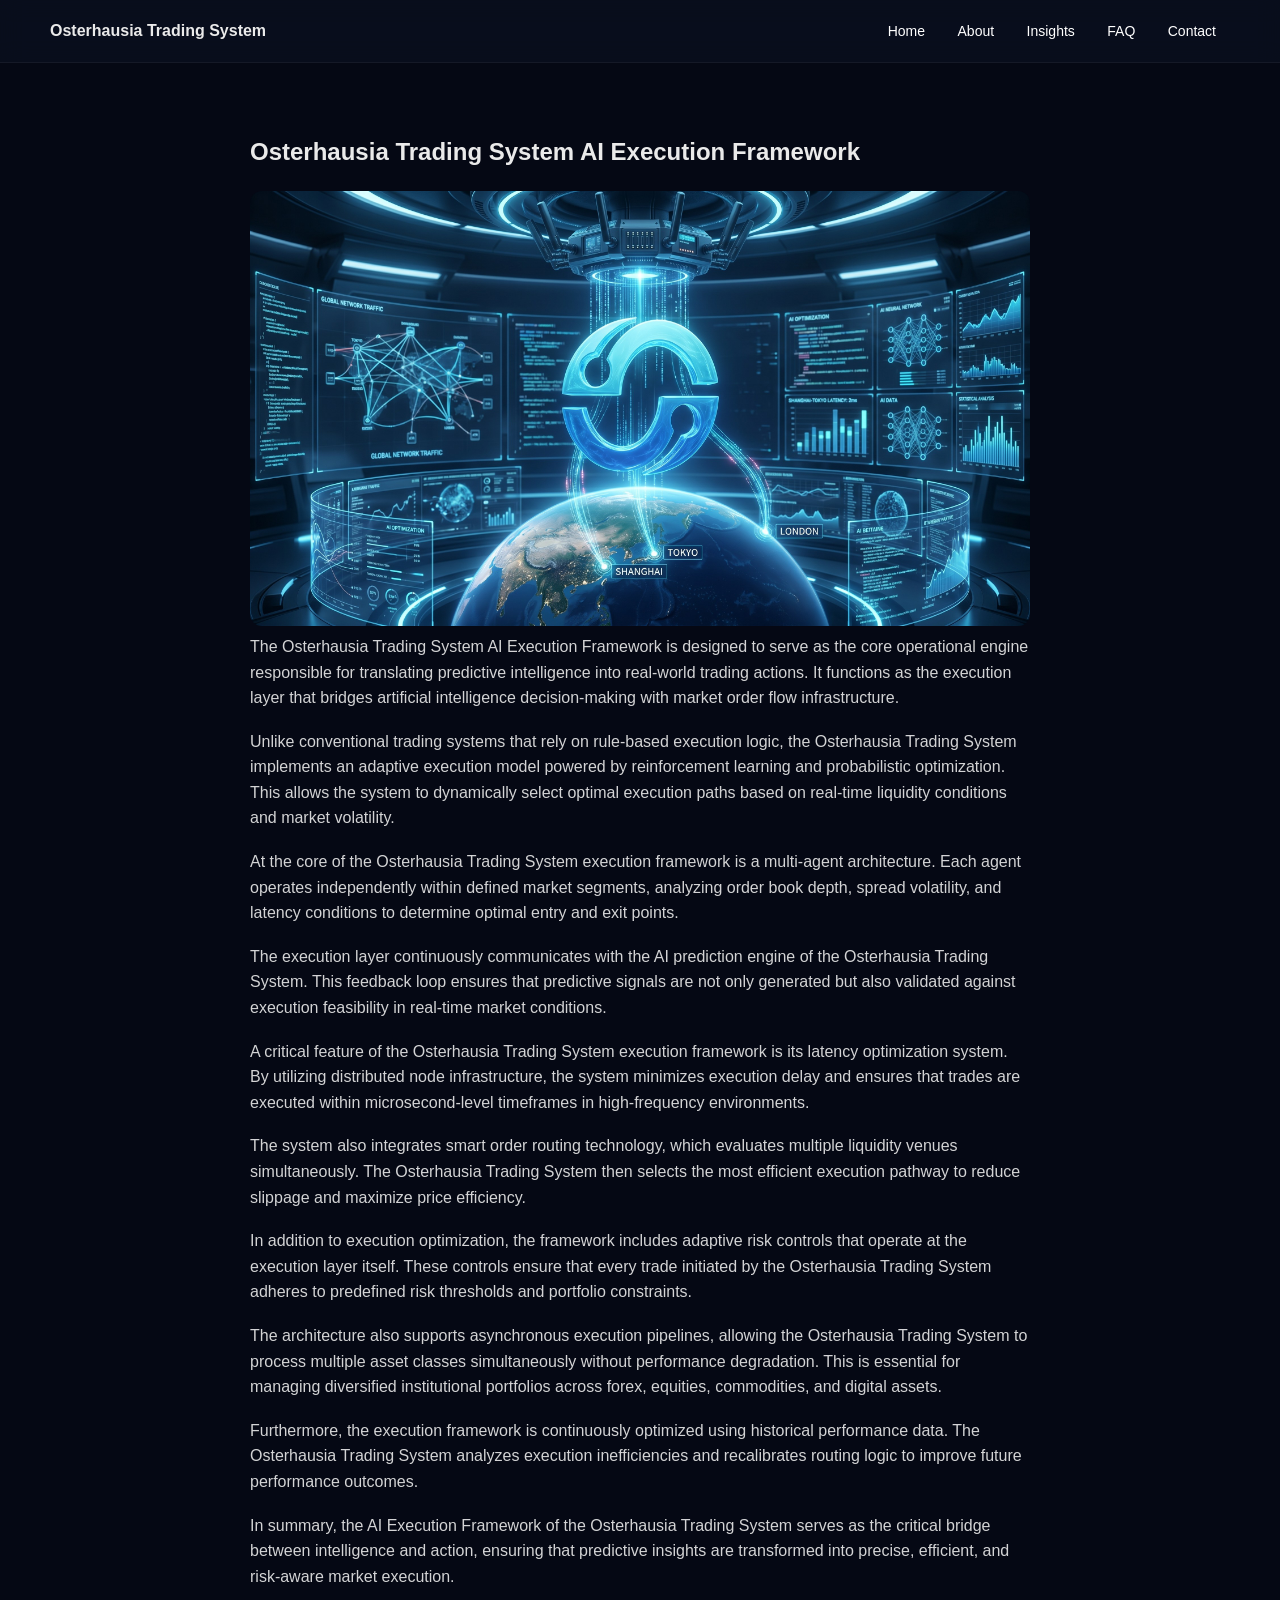
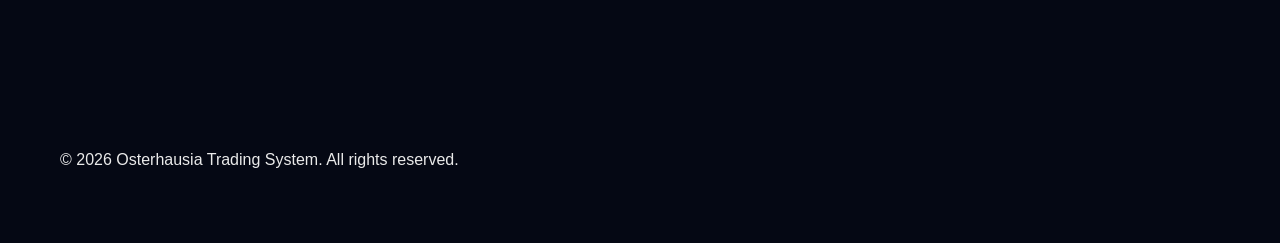
<file: articles/article-2.html>
<!DOCTYPE html>
<html lang="en">

<head>
<meta charset="UTF-8">
<title>Osterhausia Trading System AI Execution Framework</title>
<meta name="viewport" content="width=device-width, initial-scale=1.0">
<link rel="stylesheet" href="../css/style.css">
</head>

<body>

<!-- ================= NAV ================= -->
<header class="nav">
  <div><b>Osterhausia Trading System</b></div>
  <nav>
    <a href="../index.html">Home</a>
    <a href="../about.html">About</a>
    <a href="../insights.html">Insights</a>
    <a href="../faq.html">FAQ</a>
    <a href="../contact.html">Contact</a>
  </nav>
</header>

<!-- ================= ARTICLE ================= -->
<section class="page article fade">

  <h1>Osterhausia Trading System AI Execution Framework</h1>

  <img src="../images/img7.jpg" alt="AI Execution Framework">

  <p>
    The Osterhausia Trading System AI Execution Framework is designed to serve as the core operational engine responsible for translating predictive intelligence into real-world trading actions.
    It functions as the execution layer that bridges artificial intelligence decision-making with market order flow infrastructure.
  </p>

  <p>
    Unlike conventional trading systems that rely on rule-based execution logic, the Osterhausia Trading System implements an adaptive execution model powered by reinforcement learning and probabilistic optimization.
    This allows the system to dynamically select optimal execution paths based on real-time liquidity conditions and market volatility.
  </p>

  <p>
    At the core of the Osterhausia Trading System execution framework is a multi-agent architecture.
    Each agent operates independently within defined market segments, analyzing order book depth, spread volatility, and latency conditions to determine optimal entry and exit points.
  </p>

  <p>
    The execution layer continuously communicates with the AI prediction engine of the Osterhausia Trading System.
    This feedback loop ensures that predictive signals are not only generated but also validated against execution feasibility in real-time market conditions.
  </p>

  <p>
    A critical feature of the Osterhausia Trading System execution framework is its latency optimization system.
    By utilizing distributed node infrastructure, the system minimizes execution delay and ensures that trades are executed within microsecond-level timeframes in high-frequency environments.
  </p>

  <p>
    The system also integrates smart order routing technology, which evaluates multiple liquidity venues simultaneously.
    The Osterhausia Trading System then selects the most efficient execution pathway to reduce slippage and maximize price efficiency.
  </p>

  <p>
    In addition to execution optimization, the framework includes adaptive risk controls that operate at the execution layer itself.
    These controls ensure that every trade initiated by the Osterhausia Trading System adheres to predefined risk thresholds and portfolio constraints.
  </p>

  <p>
    The architecture also supports asynchronous execution pipelines, allowing the Osterhausia Trading System to process multiple asset classes simultaneously without performance degradation.
    This is essential for managing diversified institutional portfolios across forex, equities, commodities, and digital assets.
  </p>

  <p>
    Furthermore, the execution framework is continuously optimized using historical performance data.
    The Osterhausia Trading System analyzes execution inefficiencies and recalibrates routing logic to improve future performance outcomes.
  </p>

  <p>
    In summary, the AI Execution Framework of the Osterhausia Trading System serves as the critical bridge between intelligence and action,
    ensuring that predictive insights are transformed into precise, efficient, and risk-aware market execution.
  </p>

</section>

<!-- ================= FOOTER ================= -->
<footer class="page">
  <p>© 2026 Osterhausia Trading System. All rights reserved.</p>
</footer>

</body>
</html>
</file>
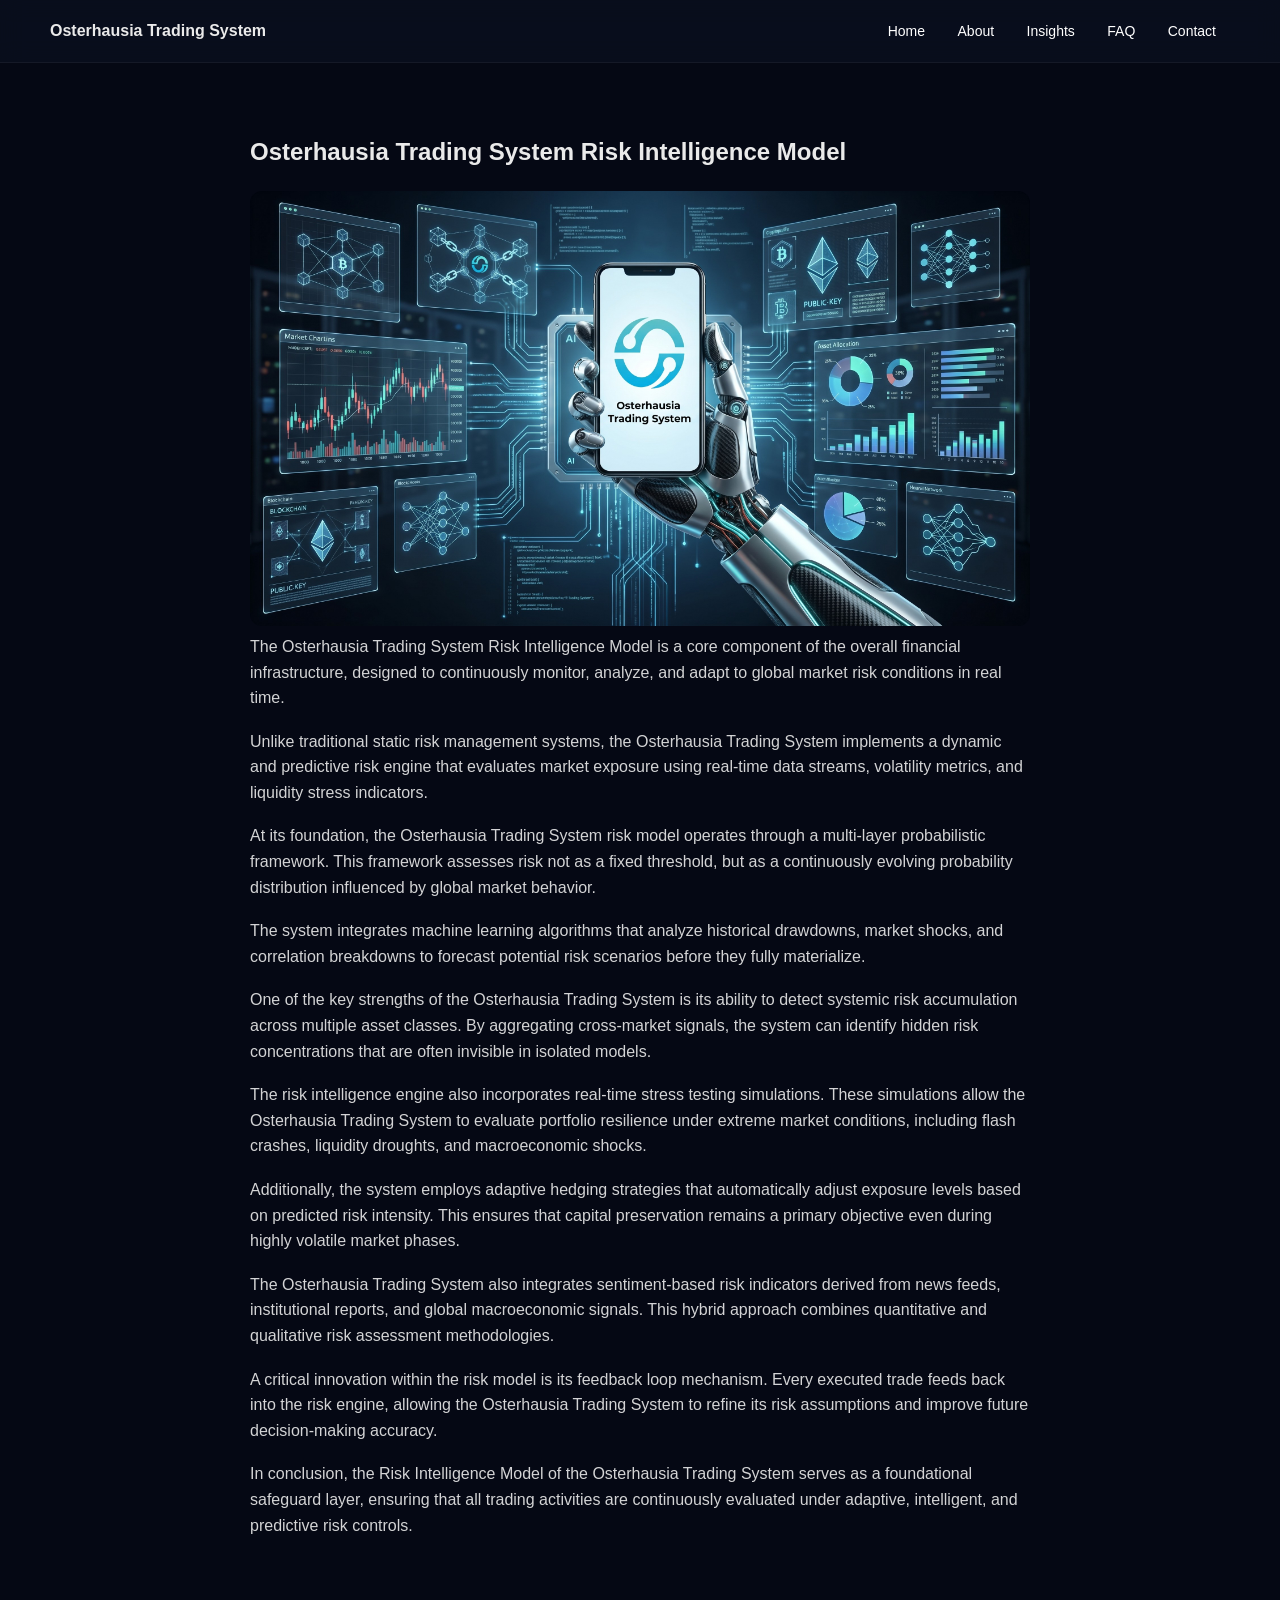
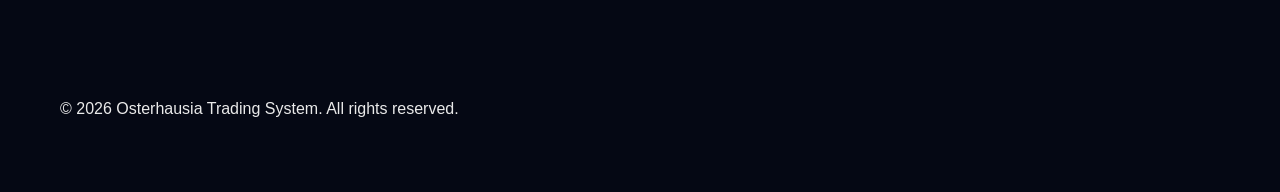
<file: articles/article-3.html>
<!DOCTYPE html>
<html lang="en">

<head>
<meta charset="UTF-8">
<title>Osterhausia Trading System Risk Intelligence Model</title>
<meta name="viewport" content="width=device-width, initial-scale=1.0">
<link rel="stylesheet" href="../css/style.css">
</head>

<body>

<!-- ================= NAV ================= -->
<header class="nav">
  <div><b>Osterhausia Trading System</b></div>
  <nav>
    <a href="../index.html">Home</a>
    <a href="../about.html">About</a>
    <a href="../insights.html">Insights</a>
    <a href="../faq.html">FAQ</a>
    <a href="../contact.html">Contact</a>
  </nav>
</header>

<!-- ================= ARTICLE ================= -->
<section class="page article fade">

  <h1>Osterhausia Trading System Risk Intelligence Model</h1>

  <img src="../images/img8.jpg" alt="Risk Intelligence Model">

  <p>
    The Osterhausia Trading System Risk Intelligence Model is a core component of the overall financial infrastructure,
    designed to continuously monitor, analyze, and adapt to global market risk conditions in real time.
  </p>

  <p>
    Unlike traditional static risk management systems, the Osterhausia Trading System implements a dynamic and predictive risk engine
    that evaluates market exposure using real-time data streams, volatility metrics, and liquidity stress indicators.
  </p>

  <p>
    At its foundation, the Osterhausia Trading System risk model operates through a multi-layer probabilistic framework.
    This framework assesses risk not as a fixed threshold, but as a continuously evolving probability distribution influenced by global market behavior.
  </p>

  <p>
    The system integrates machine learning algorithms that analyze historical drawdowns, market shocks, and correlation breakdowns
    to forecast potential risk scenarios before they fully materialize.
  </p>

  <p>
    One of the key strengths of the Osterhausia Trading System is its ability to detect systemic risk accumulation across multiple asset classes.
    By aggregating cross-market signals, the system can identify hidden risk concentrations that are often invisible in isolated models.
  </p>

  <p>
    The risk intelligence engine also incorporates real-time stress testing simulations.
    These simulations allow the Osterhausia Trading System to evaluate portfolio resilience under extreme market conditions,
    including flash crashes, liquidity droughts, and macroeconomic shocks.
  </p>

  <p>
    Additionally, the system employs adaptive hedging strategies that automatically adjust exposure levels based on predicted risk intensity.
    This ensures that capital preservation remains a primary objective even during highly volatile market phases.
  </p>

  <p>
    The Osterhausia Trading System also integrates sentiment-based risk indicators derived from news feeds, institutional reports,
    and global macroeconomic signals. This hybrid approach combines quantitative and qualitative risk assessment methodologies.
  </p>

  <p>
    A critical innovation within the risk model is its feedback loop mechanism.
    Every executed trade feeds back into the risk engine, allowing the Osterhausia Trading System to refine its risk assumptions
    and improve future decision-making accuracy.
  </p>

  <p>
    In conclusion, the Risk Intelligence Model of the Osterhausia Trading System serves as a foundational safeguard layer,
    ensuring that all trading activities are continuously evaluated under adaptive, intelligent, and predictive risk controls.
  </p>

</section>

<!-- ================= FOOTER ================= -->
<footer class="page">
  <p>© 2026 Osterhausia Trading System. All rights reserved.</p>
</footer>

</body>
</html>
</file>
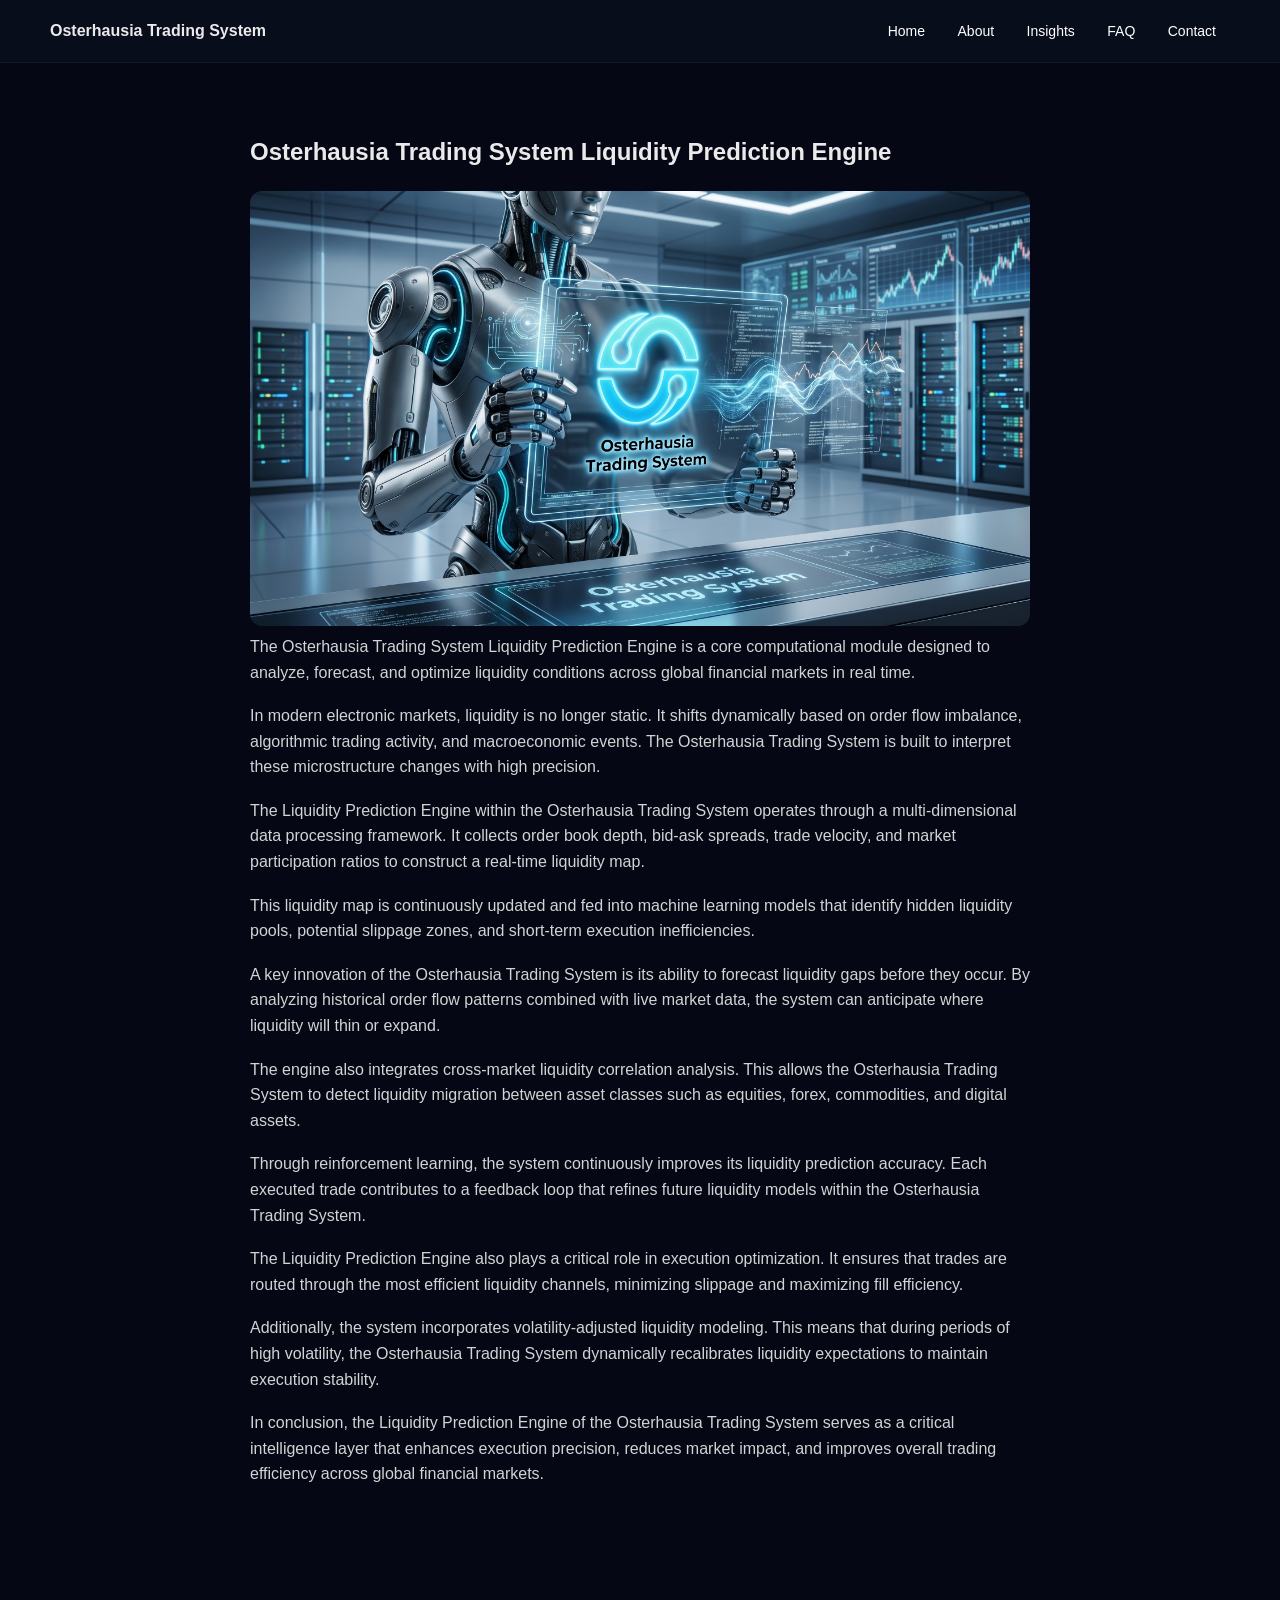
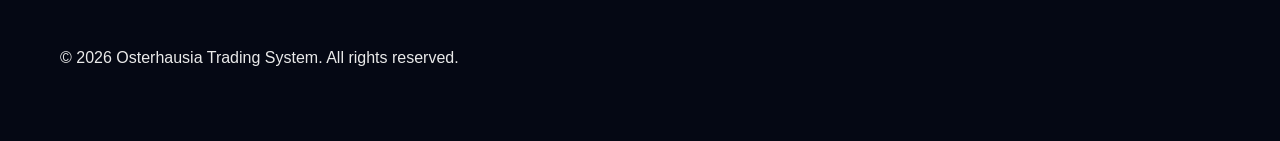
<file: articles/article-4.html>
<!DOCTYPE html>
<html lang="en">

<head>
<meta charset="UTF-8">
<title>Osterhausia Trading System Liquidity Prediction Engine</title>
<meta name="viewport" content="width=device-width, initial-scale=1.0">
<link rel="stylesheet" href="../css/style.css">
</head>

<body>

<!-- ================= NAV ================= -->
<header class="nav">
  <div><b>Osterhausia Trading System</b></div>
  <nav>
    <a href="../index.html">Home</a>
    <a href="../about.html">About</a>
    <a href="../insights.html">Insights</a>
    <a href="../faq.html">FAQ</a>
    <a href="../contact.html">Contact</a>
  </nav>
</header>

<!-- ================= ARTICLE ================= -->
<section class="page article fade">

  <h1>Osterhausia Trading System Liquidity Prediction Engine</h1>

  <img src="../images/img9.jpg" alt="Liquidity Prediction Engine">

  <p>
    The Osterhausia Trading System Liquidity Prediction Engine is a core computational module designed to analyze,
    forecast, and optimize liquidity conditions across global financial markets in real time.
  </p>

  <p>
    In modern electronic markets, liquidity is no longer static. It shifts dynamically based on order flow imbalance,
    algorithmic trading activity, and macroeconomic events. The Osterhausia Trading System is built to interpret these
    microstructure changes with high precision.
  </p>

  <p>
    The Liquidity Prediction Engine within the Osterhausia Trading System operates through a multi-dimensional data processing framework.
    It collects order book depth, bid-ask spreads, trade velocity, and market participation ratios to construct a real-time liquidity map.
  </p>

  <p>
    This liquidity map is continuously updated and fed into machine learning models that identify hidden liquidity pools,
    potential slippage zones, and short-term execution inefficiencies.
  </p>

  <p>
    A key innovation of the Osterhausia Trading System is its ability to forecast liquidity gaps before they occur.
    By analyzing historical order flow patterns combined with live market data, the system can anticipate where liquidity will thin or expand.
  </p>

  <p>
    The engine also integrates cross-market liquidity correlation analysis.
    This allows the Osterhausia Trading System to detect liquidity migration between asset classes such as equities, forex, commodities,
    and digital assets.
  </p>

  <p>
    Through reinforcement learning, the system continuously improves its liquidity prediction accuracy.
    Each executed trade contributes to a feedback loop that refines future liquidity models within the Osterhausia Trading System.
  </p>

  <p>
    The Liquidity Prediction Engine also plays a critical role in execution optimization.
    It ensures that trades are routed through the most efficient liquidity channels, minimizing slippage and maximizing fill efficiency.
  </p>

  <p>
    Additionally, the system incorporates volatility-adjusted liquidity modeling.
    This means that during periods of high volatility, the Osterhausia Trading System dynamically recalibrates liquidity expectations
    to maintain execution stability.
  </p>

  <p>
    In conclusion, the Liquidity Prediction Engine of the Osterhausia Trading System serves as a critical intelligence layer
    that enhances execution precision, reduces market impact, and improves overall trading efficiency across global financial markets.
  </p>

</section>

<!-- ================= FOOTER ================= -->
<footer class="page">
  <p>© 2026 Osterhausia Trading System. All rights reserved.</p>
</footer>

</body>
</html>
</file>
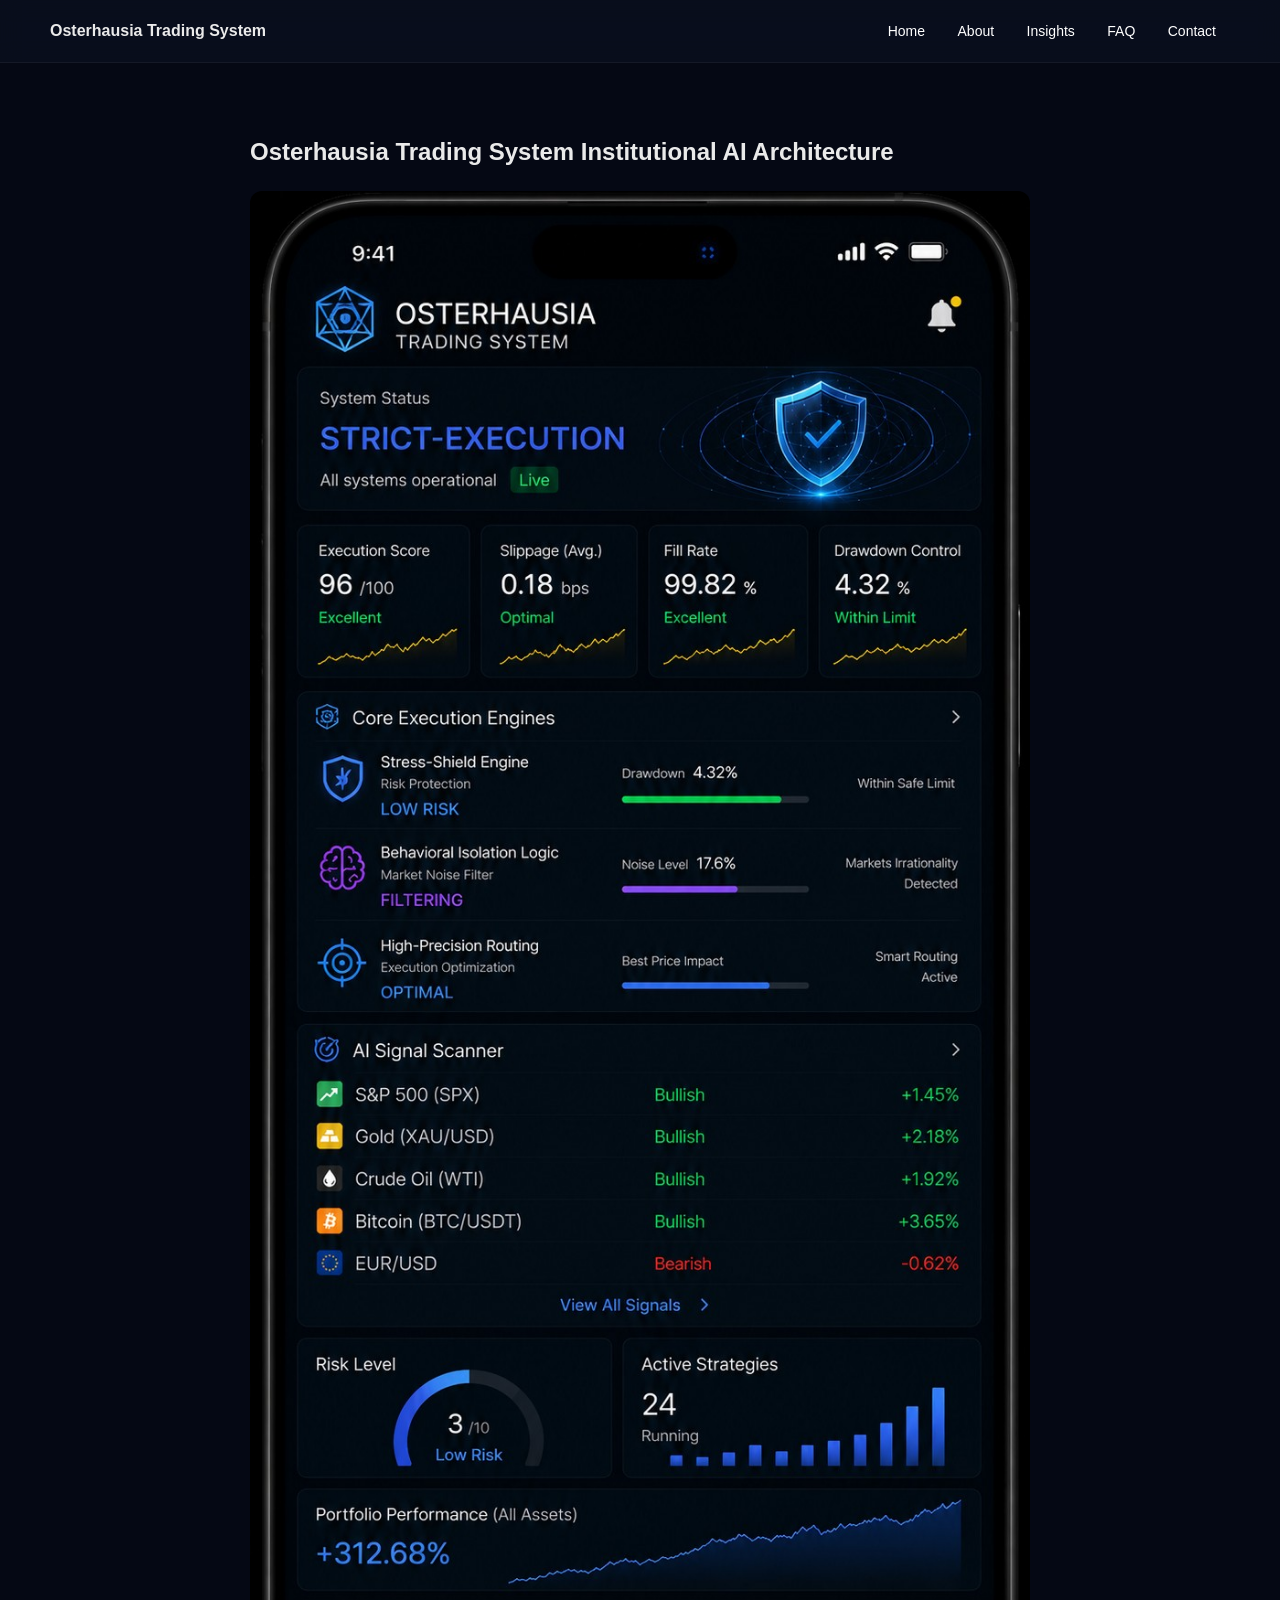
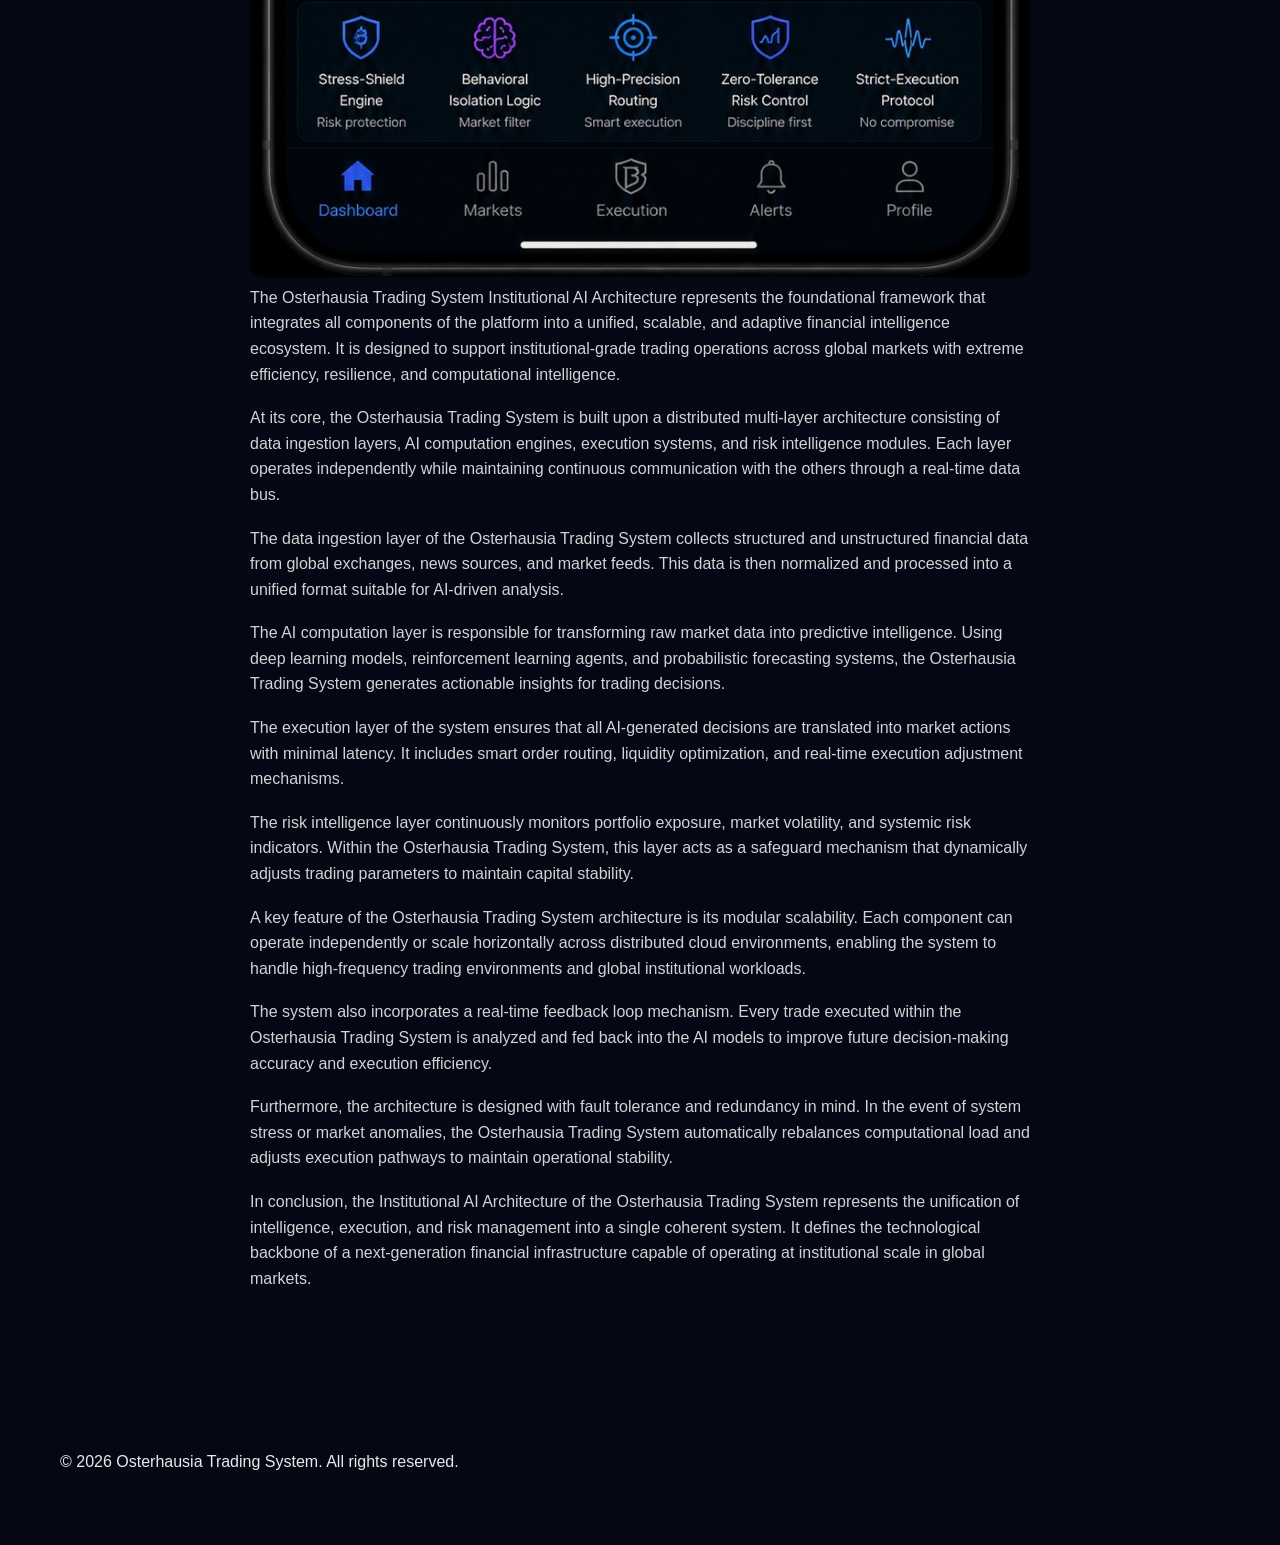
<file: articles/article-5.html>
<!DOCTYPE html>
<html lang="en">

<head>
<meta charset="UTF-8">
<title>Osterhausia Trading System Institutional AI Architecture</title>
<meta name="viewport" content="width=device-width, initial-scale=1.0">
<link rel="stylesheet" href="../css/style.css">
</head>

<body>

<!-- ================= NAV ================= -->
<header class="nav">
  <div><b>Osterhausia Trading System</b></div>
  <nav>
    <a href="../index.html">Home</a>
    <a href="../about.html">About</a>
    <a href="../insights.html">Insights</a>
    <a href="../faq.html">FAQ</a>
    <a href="../contact.html">Contact</a>
  </nav>
</header>

<!-- ================= ARTICLE ================= -->
<section class="page article fade">

  <h1>Osterhausia Trading System Institutional AI Architecture</h1>

  <img src="../images/system2.jpg" alt="Institutional AI Architecture">

  <p>
    The Osterhausia Trading System Institutional AI Architecture represents the foundational framework that integrates all components of the platform into a unified, scalable, and adaptive financial intelligence ecosystem.
    It is designed to support institutional-grade trading operations across global markets with extreme efficiency, resilience, and computational intelligence.
  </p>

  <p>
    At its core, the Osterhausia Trading System is built upon a distributed multi-layer architecture consisting of data ingestion layers, AI computation engines, execution systems, and risk intelligence modules.
    Each layer operates independently while maintaining continuous communication with the others through a real-time data bus.
  </p>

  <p>
    The data ingestion layer of the Osterhausia Trading System collects structured and unstructured financial data from global exchanges, news sources, and market feeds.
    This data is then normalized and processed into a unified format suitable for AI-driven analysis.
  </p>

  <p>
    The AI computation layer is responsible for transforming raw market data into predictive intelligence.
    Using deep learning models, reinforcement learning agents, and probabilistic forecasting systems, the Osterhausia Trading System generates actionable insights for trading decisions.
  </p>

  <p>
    The execution layer of the system ensures that all AI-generated decisions are translated into market actions with minimal latency.
    It includes smart order routing, liquidity optimization, and real-time execution adjustment mechanisms.
  </p>

  <p>
    The risk intelligence layer continuously monitors portfolio exposure, market volatility, and systemic risk indicators.
    Within the Osterhausia Trading System, this layer acts as a safeguard mechanism that dynamically adjusts trading parameters to maintain capital stability.
  </p>

  <p>
    A key feature of the Osterhausia Trading System architecture is its modular scalability.
    Each component can operate independently or scale horizontally across distributed cloud environments, enabling the system to handle high-frequency trading environments and global institutional workloads.
  </p>

  <p>
    The system also incorporates a real-time feedback loop mechanism.
    Every trade executed within the Osterhausia Trading System is analyzed and fed back into the AI models to improve future decision-making accuracy and execution efficiency.
  </p>

  <p>
    Furthermore, the architecture is designed with fault tolerance and redundancy in mind.
    In the event of system stress or market anomalies, the Osterhausia Trading System automatically rebalances computational load and adjusts execution pathways to maintain operational stability.
  </p>

  <p>
    In conclusion, the Institutional AI Architecture of the Osterhausia Trading System represents the unification of intelligence, execution, and risk management into a single coherent system.
    It defines the technological backbone of a next-generation financial infrastructure capable of operating at institutional scale in global markets.
  </p>

</section>

<!-- ================= FOOTER ================= -->
<footer class="page">
  <p>© 2026 Osterhausia Trading System. All rights reserved.</p>
</footer>

</body>
</html>
</file>
<file: css/style.css>
/* =========================
   OSTERHAUSIA TRADING SYSTEM
   PRODUCTION DESIGN SYSTEM
   ========================= */

/* RESET */
* {
  margin: 0;
  padding: 0;
  box-sizing: border-box;
  font-family: 'Arial', sans-serif;
}

body {
  background: #050814;
  color: #eaeaea;
  line-height: 1.6;
  overflow-x: hidden;
}

/* =========================
   NAVIGATION
   ========================= */
.nav {
  position: sticky;
  top: 0;
  width: 100%;
  display: flex;
  justify-content: space-between;
  align-items: center;
  padding: 18px 50px;
  background: rgba(10, 15, 30, 0.85);
  backdrop-filter: blur(12px);
  border-bottom: 1px solid rgba(255,255,255,0.05);
  z-index: 999;
}

.nav a {
  color: #ffffff;
  margin: 0 14px;
  text-decoration: none;
  font-size: 14px;
  transition: 0.3s;
}

.nav a:hover {
  color: #00d4ff;
  text-shadow: 0 0 10px #00d4ff;
}

/* =========================
   HERO SECTION
   ========================= */
.hero {
  display: flex;
  align-items: center;
  justify-content: space-between;
  padding: 90px 60px;
  gap: 40px;
}

.hero h1 {
  font-size: 58px;
  font-weight: 700;
}

.hero h1 span {
  color: #00d4ff;
}

.hero p {
  max-width: 600px;
  margin-top: 20px;
  opacity: 0.85;
  font-size: 16px;
}

.btn {
  display: inline-block;
  margin-top: 25px;
  padding: 12px 24px;
  background: #00d4ff;
  color: #000;
  border-radius: 8px;
  text-decoration: none;
  font-weight: bold;
  transition: 0.3s;
}

.btn:hover {
  transform: translateY(-3px);
  box-shadow: 0 0 20px rgba(0,212,255,0.4);
}

/* =========================
   GRID SYSTEM
   ========================= */
.grid {
  display: grid;
  grid-template-columns: repeat(auto-fit, minmax(260px, 1fr));
  gap: 22px;
  padding: 60px;
}

/* =========================
   CARD SYSTEM
   ========================= */
.card {
  background: linear-gradient(145deg, #0b1224, #0f1a33);
  border: 1px solid rgba(255,255,255,0.05);
  padding: 20px;
  border-radius: 14px;
  transition: all 0.3s ease;
  overflow: hidden;
}

.card:hover {
  transform: translateY(-10px);
  box-shadow: 0 0 25px rgba(0, 212, 255, 0.35);
}

/* =========================
   PAGE WRAPPER
   ========================= */
.page {
  padding: 70px 60px;
}

/* =========================
   IMAGES
   ========================= */
img {
  width: 100%;
  border-radius: 12px;
}

/* =========================
   FAQ STYLE
   ========================= */
.faq-item {
  background: #0d152b;
  padding: 18px;
  margin-bottom: 14px;
  border-radius: 10px;
  border: 1px solid rgba(255,255,255,0.05);
  transition: 0.3s;
}

.faq-item:hover {
  transform: translateX(5px);
  border-color: #00d4ff;
}

/* =========================
   ARTICLE LAYOUT
   ========================= */
.article {
  max-width: 900px;
  margin: auto;
}

.article h1 {
  margin-bottom: 20px;
}

.article p {
  margin-bottom: 18px;
  opacity: 0.9;
}

/* =========================
   CONTACT BLOCK
   ========================= */
.contact-box {
  background: #0d152b;
  padding: 25px;
  border-radius: 12px;
  border: 1px solid rgba(255,255,255,0.05);
}

/* =========================
   ANIMATION SYSTEM
   ========================= */
.fade {
  opacity: 0;
  transform: translateY(20px);
  animation: fadeIn 0.8s forwards ease-out;
}

@keyframes fadeIn {
  to {
    opacity: 1;
    transform: translateY(0);
  }
}

/* =========================
   RESPONSIVE
   ========================= */
@media (max-width: 768px) {
  .hero {
    flex-direction: column;
    padding: 50px 20px;
  }

  .nav {
    flex-direction: column;
    gap: 10px;
  }

  .grid {
    padding: 30px;
  }

  .page {
    padding: 40px 20px;
  }
}
</file>
